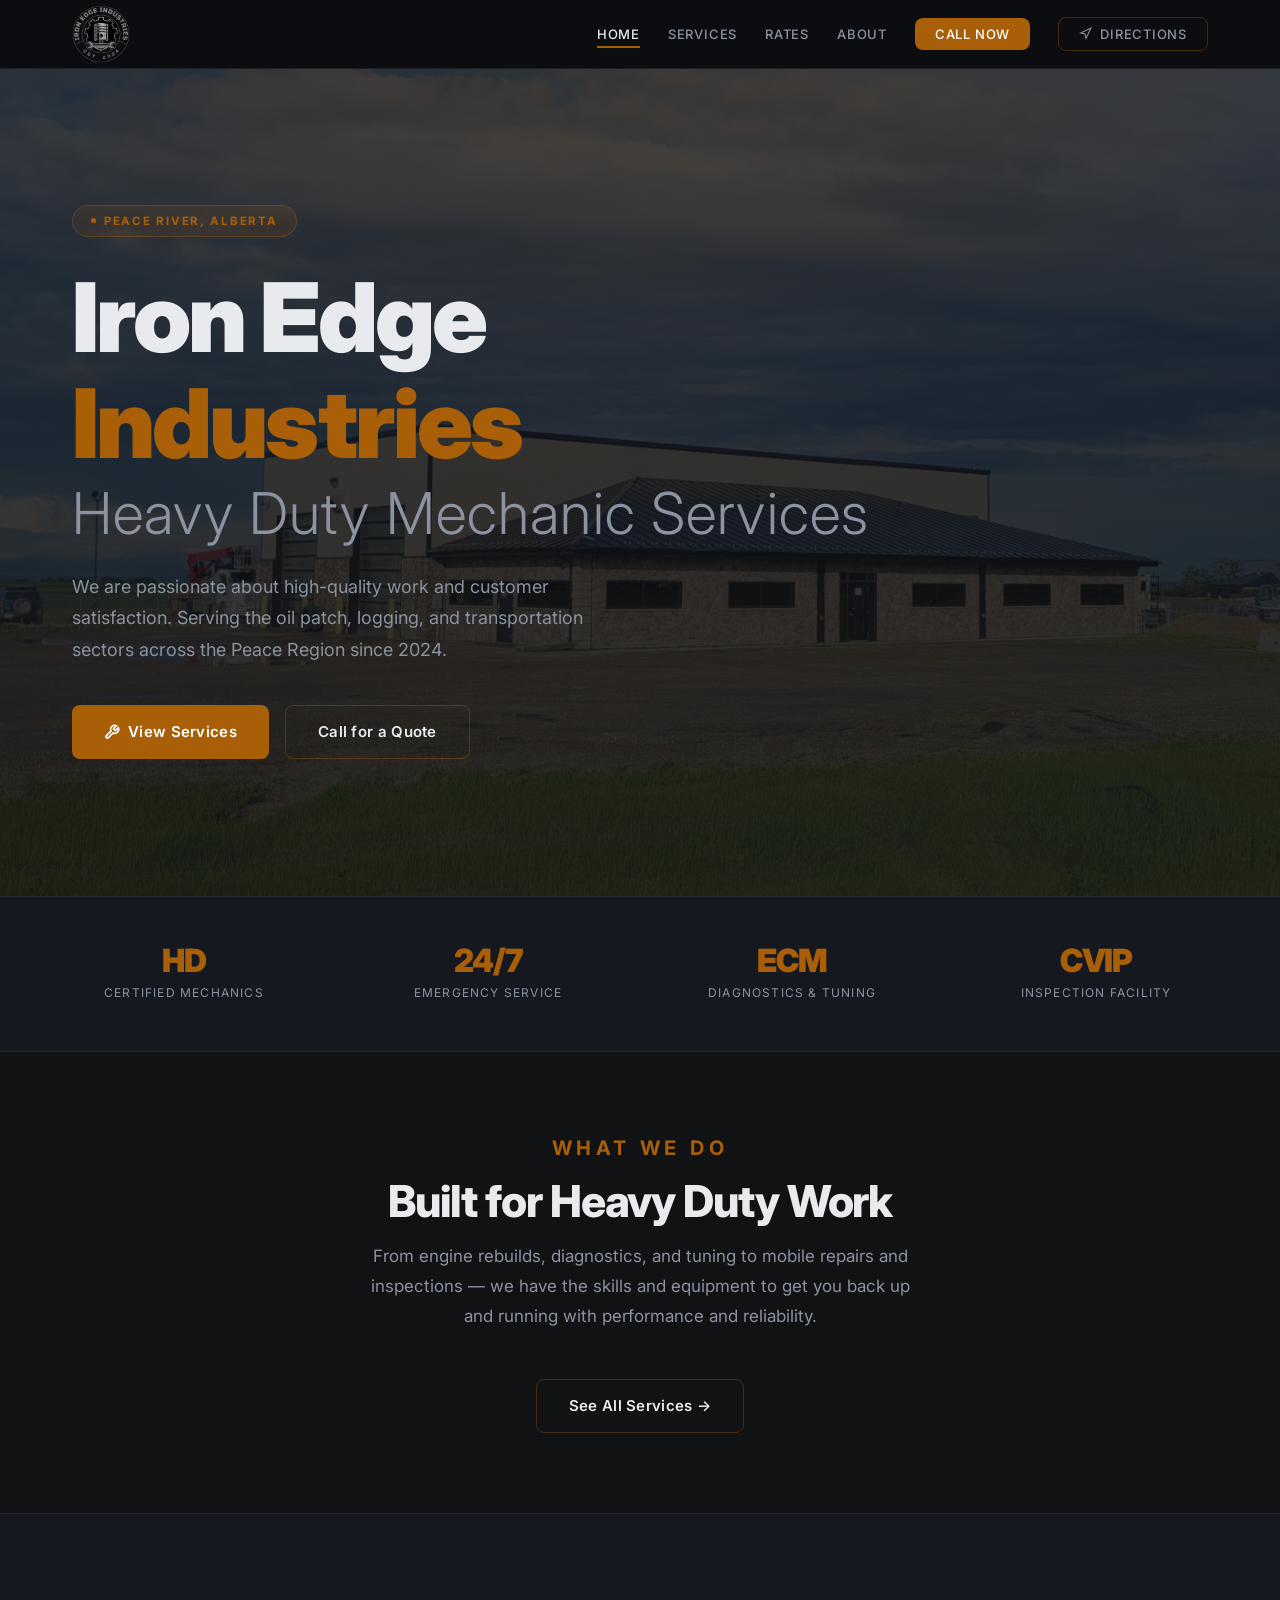
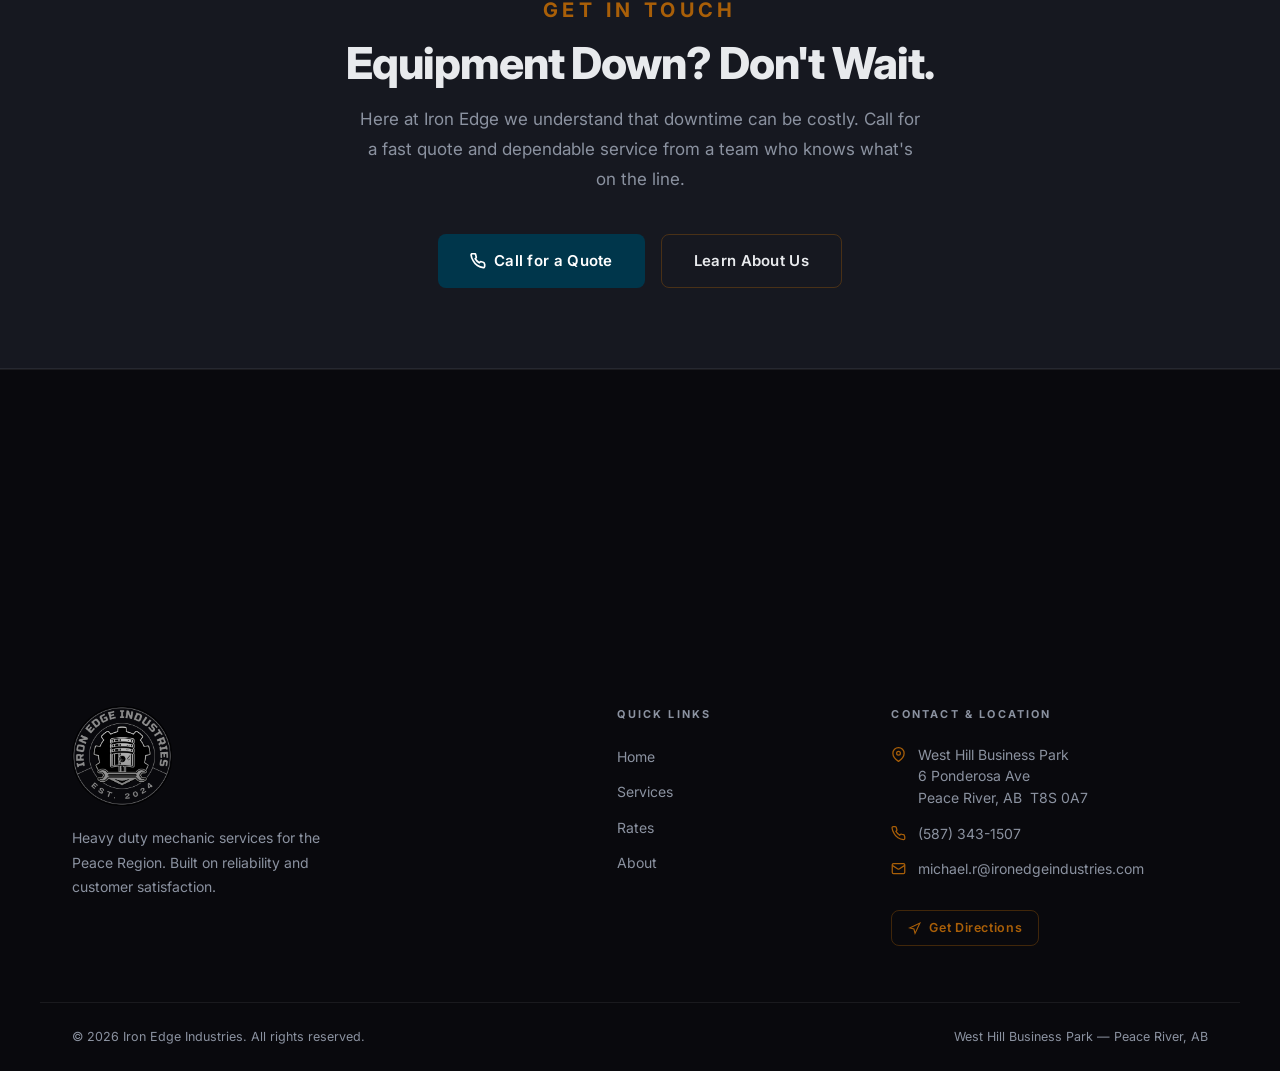
<file: index.html>
<!DOCTYPE html>
<html lang="en">

<head>
  <meta charset="UTF-8">
  <meta name="viewport" content="width=device-width, initial-scale=1.0">
  <title>Iron Edge Industries — Heavy Duty Mechanic | Peace River, AB</title>
  <meta name="description"
    content="Iron Edge Industries is a heavy duty mechanic shop in Peace River, Alberta serving customers across Alberta for engine rebuilds, hydraulics, ECM tuning, and CVIP inspections, plus mobile field service across the Peace Region.">
  <meta name="robots" content="index, follow">
  <link rel="canonical" href="https://ironedgeindustries.com/">

  <meta property="og:type" content="website">
  <meta property="og:site_name" content="Iron Edge Industries">
  <meta property="og:locale" content="en_CA">
  <meta property="og:url" content="https://ironedgeindustries.com/">
  <meta property="og:title" content="Iron Edge Industries — Heavy Duty Mechanic | Peace River, AB">
  <meta property="og:description"
    content="Iron Edge Industries is a heavy duty mechanic shop in Peace River, Alberta serving customers across Alberta for engine rebuilds, hydraulics, ECM tuning, and CVIP inspections, plus mobile field service across the Peace Region.">
  <meta property="og:image" content="https://ironedgeindustries.com/images/gallery/home-background.jpeg">
  <meta name="twitter:card" content="summary_large_image">
  <meta name="twitter:title" content="Iron Edge Industries — Heavy Duty Mechanic | Peace River, AB">
  <meta name="twitter:description"
    content="Iron Edge Industries is a heavy duty mechanic shop in Peace River, Alberta serving customers across Alberta for engine rebuilds, hydraulics, ECM tuning, and CVIP inspections, plus mobile field service across the Peace Region.">
  <meta name="twitter:image" content="https://ironedgeindustries.com/images/gallery/home-background.jpeg">

  <link rel="preconnect" href="https://fonts.googleapis.com">
  <link rel="preconnect" href="https://fonts.gstatic.com" crossorigin>
  <link rel="stylesheet" href="css/style.css">
  <link rel="icon" type="image/png" href="images/logo/iron-edge-logo-v2.png">

  <script type="application/ld+json">
  {
    "@context": "https://schema.org",
    "@type": "AutoRepair",
    "name": "Iron Edge Industries",
    "image": "https://ironedgeindustries.com/images/logo/iron-edge-logo-v2.png",
    "url": "https://ironedgeindustries.com/",
    "telephone": "+15873431507",
    "email": "michael.r@ironedgeindustries.com",
    "priceRange": "$140-$220",
    "address": {
      "@type": "PostalAddress",
      "streetAddress": "6 Ponderosa Ave, West Hill Business Park",
      "addressLocality": "Peace River",
      "addressRegion": "AB",
      "postalCode": "T8S 0A7",
      "addressCountry": "CA"
    },
    "areaServed": [
      { "@type": "State", "name": "Alberta" }
    ],
    "makesOffer": [
      {
        "@type": "Offer",
        "itemOffered": {
          "@type": "Service",
          "name": "In-Shop Heavy Duty Repair, Engine Rebuilds & CVIP Inspections",
          "areaServed": { "@type": "State", "name": "Alberta" }
        }
      },
      {
        "@type": "Offer",
        "itemOffered": {
          "@type": "Service",
          "name": "Mobile Field Service",
          "areaServed": { "@type": "AdministrativeArea", "name": "Peace Region, Alberta" }
        }
      }
    ],
    "description": "Heavy duty mechanic shop in Peace River, Alberta offering engine rebuilds, hydraulics, electrical diagnostics, ECM tuning, and CVIP inspections for customers across Alberta, plus mobile field service across the Peace Region."
  }
  </script>
</head>

<body>

  <nav>
    <div class="nav-inner">
      <a href="index.html" class="nav-logo">
        <span class="logo-name"><img src="images/logo/iron-edge-logo-v2.png" alt="Iron Edge Industries Logo"
            title="Iron Edge Industries"></span>
      </a>
      <ul class="nav-links">
        <li><a href="index.html">Home</a></li>
        <li><a href="services.html">Services</a></li>
        <li><a href="rates.html">Rates</a></li>
        <li><a href="about.html">About</a></li>
        <li><a href="tel:+15873431507" class="nav-cta">Call Now</a></li>
        <li><a href="https://www.google.com/maps/dir/?api=1&destination=6+Ponderosa+Ave,+Peace+River,+AB+T8S+0A7"
            target="_blank" rel="noopener" class="dir-cta">
            <svg viewBox="0 0 24 24" fill="none" stroke="currentColor" stroke-width="2">
              <polygon points="3 11 22 2 13 21 11 13 3 11" />
            </svg>
            Directions</a></li>
      </ul>
      <button class="hamburger" id="hamburger" aria-label="Toggle menu">
        <span></span><span></span><span></span>
      </button>
    </div>
    <div class="mobile-menu" id="mobile-menu">
      <a href="index.html">Home</a>
      <a href="services.html">Services</a>
      <a href="rates.html">Rates</a>
      <a href="about.html">About</a>
      <a href="tel:+15873431507">Call Now</a>
      <a href="https://www.google.com/maps/dir/?api=1&destination=6+Ponderosa+Ave,+Peace+River,+AB+T8S+0A7"
        target="_blank" rel="noopener">
        Directions</a>
    </div>
  </nav>


  <main>

    <!-- HERO -->
    <div class="hero">
      <div class="hero-bg"></div>
      <div class="hero-grid"></div>
      <div class="hero-content">
        <div class="hero-badge">Peace River, Alberta</div>
        <h1>
          Iron Edge<br>
          <span class="accent">Industries</span>
          <span class="line2"> Heavy Duty Mechanic Services</span>
        </h1>
        <p class="hero-desc">
          We are passionate about high-quality work and customer satisfaction. Serving the oil patch, logging, and
          transportation sectors across the Peace Region since 2024.
        </p>
        <div class="hero-actions">
          <a href="services.html" class="btn btn-primary">
            <svg width="16" height="16" viewBox="0 0 24 24" fill="none" stroke="currentColor" stroke-width="2.5">
              <path
                d="M14.7 6.3a1 1 0 0 0 0 1.4l1.6 1.6a1 1 0 0 0 1.4 0l3.77-3.77a6 6 0 0 1-7.94 7.94l-6.91 6.91a2.12 2.12 0 0 1-3-3l6.91-6.91a6 6 0 0 1 7.94-7.94l-3.76 3.76z" />
            </svg>
            View Services
          </a>
          <a href="tel:+15873431507" class="btn btn-outline">Call for a Quote</a>
        </div>
      </div>
    </div>

    <!-- STAT BAR -->
    <div class="stat-bar">
      <div class="stat-grid">
        <div class="stat-item">
          <div class="stat-number">HD</div>
          <div class="stat-label">Certified Mechanics</div>
        </div>
        <div class="stat-item">
          <div class="stat-number">24/7</div>
          <div class="stat-label">Emergency Service</div>
        </div>
        <div class="stat-item">
          <div class="stat-number">ECM</div>
          <div class="stat-label">Diagnostics & Tuning</div>
        </div>
        <div class="stat-item">
          <div class="stat-number">CVIP</div>
          <div class="stat-label">Inspection Facility</div>
        </div>
      </div>
    </div>

    <!-- SERVICES PREVIEW -->
    <section>
      <div class="container" style="text-align: center;">
        <span class="label">What We Do</span>
        <h2 class="section-title">Built for Heavy Duty Work</h2>
        <p class="section-desc" style="margin: 0 auto 3rem;">From engine rebuilds, diagnostics, and tuning to mobile
          repairs and inspections — we have the skills and equipment to
          get you back up and running with performance and reliability.</p>

        <div style="margin-top: 2.5rem;">
          <a href="services.html" class="btn btn-outline">See All Services &rarr;</a>
        </div>
      </div>
    </section>

    <!-- CTA BAND -->
    <div class="cta-band">
      <div class="container">
        <span class="label">Get in Touch</span>
        <h2 class="section-title">Equipment Down? Don't Wait.</h2>
        <p class="section-desc">Here at Iron Edge we understand that downtime can be costly. Call for a fast quote and
          dependable service from a
          team who knows what's on the line.</p>
        <div class="cta-actions">
          <a href="tel:+15873431507" class="btn btn-amber">
            <svg width="16" height="16" viewBox="0 0 24 24" fill="none" stroke="currentColor" stroke-width="2.5">
              <path
                d="M22 16.92v3a2 2 0 0 1-2.18 2 19.79 19.79 0 0 1-8.63-3.07A19.5 19.5 0 0 1 4.7 11.5 19.79 19.79 0 0 1 1.61 2.84 2 2 0 0 1 3.6 1h3a2 2 0 0 1 2 1.72c.127.96.361 1.903.7 2.81a2 2 0 0 1-.45 2.11L7.91 8.57a16 16 0 0 0 6 6l.96-.96a2 2 0 0 1 2.11-.45c.907.339 1.85.573 2.81.7A2 2 0 0 1 21.5 16z" />
            </svg>
            Call for a Quote
          </a>
          <a href="about.html" class="btn btn-outline">Learn About Us</a>
        </div>
      </div>
    </div>

  </main>

  <footer>
    <div class="footer-map">
      <iframe src="https://maps.google.com/maps?q=6+Ponderosa+Ave,+Peace+River,+AB+T8S+0A7,+Canada&output=embed"
        title="Iron Edge Industries — 6 Ponderosa Ave, Peace River, AB" allowfullscreen loading="lazy">
      </iframe>
    </div>
    <div class="footer-main">
      <div class="footer-brand">
        <span class="f-logo-name"><img src="images/logo/iron-edge-logo-v2.png" alt="Iron Edge Industries Logo"
            title="Iron Edge Industries"></span>
        <p>Heavy duty mechanic services for the Peace Region. Built on reliability and customer satisfaction.</p>
      </div>
      <div class="footer-col">
        <h4>Quick Links</h4>
        <ul>
          <li><a href="index.html">Home</a></li>
          <li><a href="services.html">Services</a></li>
          <li><a href="rates.html">Rates</a></li>
          <li><a href="about.html">About</a></li>
        </ul>
      </div>
      <div class="footer-col">
        <h4>Contact &amp; Location</h4>
        <div class="contact-item">
          <svg width="15" height="15" viewBox="0 0 24 24" fill="none" stroke="currentColor" stroke-width="2">
            <path d="M21 10c0 7-9 13-9 13s-9-6-9-13a9 9 0 0 1 18 0z" />
            <circle cx="12" cy="10" r="3" />
          </svg>
          <span>West Hill Business Park<br>6 Ponderosa Ave<br>Peace River, AB&nbsp;&nbsp;T8S&nbsp;0A7</span>
        </div>
        <div class="contact-item">
          <svg width="15" height="15" viewBox="0 0 24 24" fill="none" stroke="currentColor" stroke-width="2">
            <path
              d="M22 16.92v3a2 2 0 0 1-2.18 2 19.79 19.79 0 0 1-8.63-3.07A19.5 19.5 0 0 1 4.7 11.5 19.79 19.79 0 0 1 1.61 2.84 2 2 0 0 1 3.6 1h3a2 2 0 0 1 2 1.72c.127.96.361 1.903.7 2.81a2 2 0 0 1-.45 2.11L7.91 8.57a16 16 0 0 0 6 6l.96-.96a2 2 0 0 1 2.11-.45c.907.339 1.85.573 2.81.7A2 2 0 0 1 21.5 16z" />
          </svg>
          <a href="tel:+15873431507">(587) 343-1507</a>
        </div>
        <div class="contact-item">
          <svg width="15" height="15" viewBox="0 0 24 24" fill="none" stroke="currentColor" stroke-width="2">
            <rect x="2" y="4" width="20" height="16" rx="2" />
            <path d="m22 7-8.97 5.7a1.94 1.94 0 0 1-2.06 0L2 7" />
          </svg>
          <a href="mailto:michael.r@ironedgeindustries.com">michael.r@ironedgeindustries.com</a>
        </div>
        <a href="https://www.google.com/maps/dir/?api=1&destination=6+Ponderosa+Ave,+Peace+River,+AB+T8S+0A7"
          target="_blank" rel="noopener" class="footer-dir-btn">
          <svg viewBox="0 0 24 24" fill="none" stroke="currentColor" stroke-width="2">
            <polygon points="3 11 22 2 13 21 11 13 3 11" />
          </svg>
          Get Directions
        </a>
      </div>
    </div>
    <div class="footer-bottom">
      <span>&copy; 2026 Iron Edge Industries. All rights reserved.</span>
      <span>West Hill Business Park &mdash; Peace River, AB</span>
    </div>
  </footer>

  <script src="js/main.js"></script>
</body>

</html>
</file>
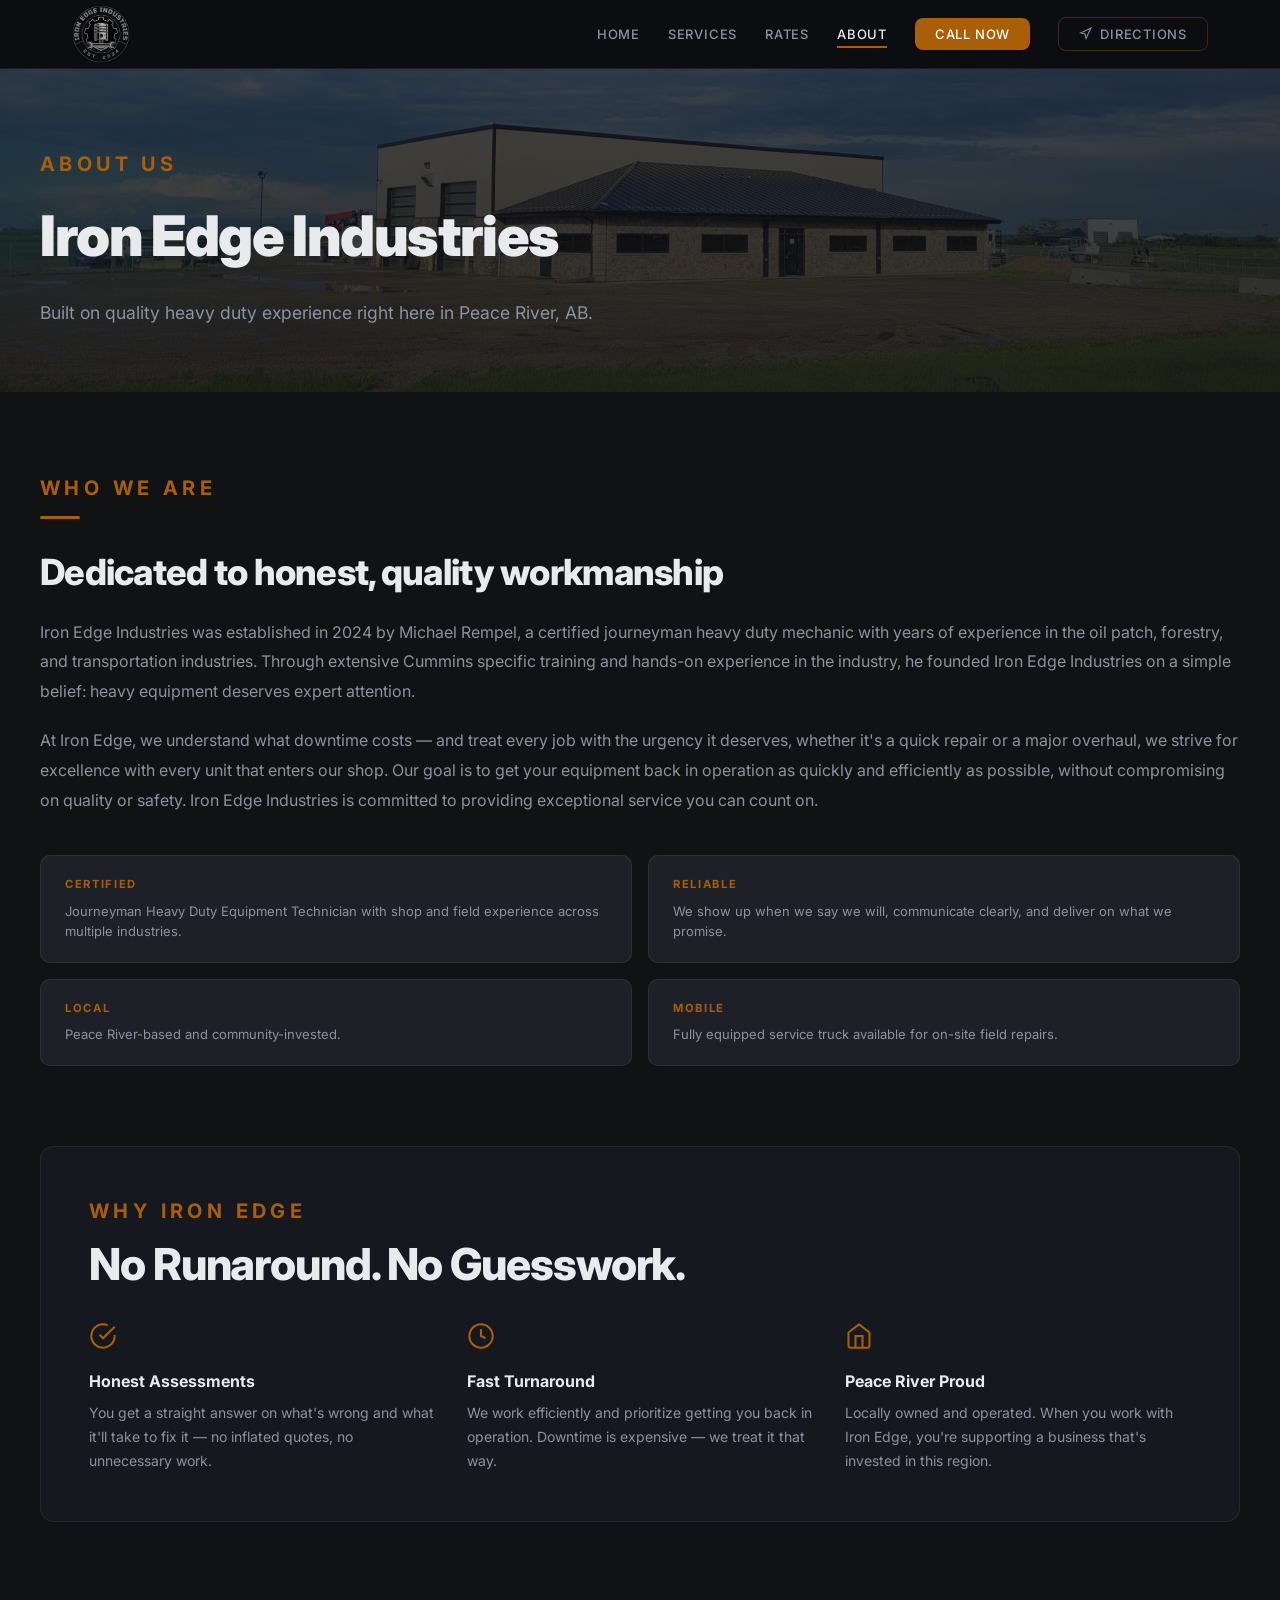
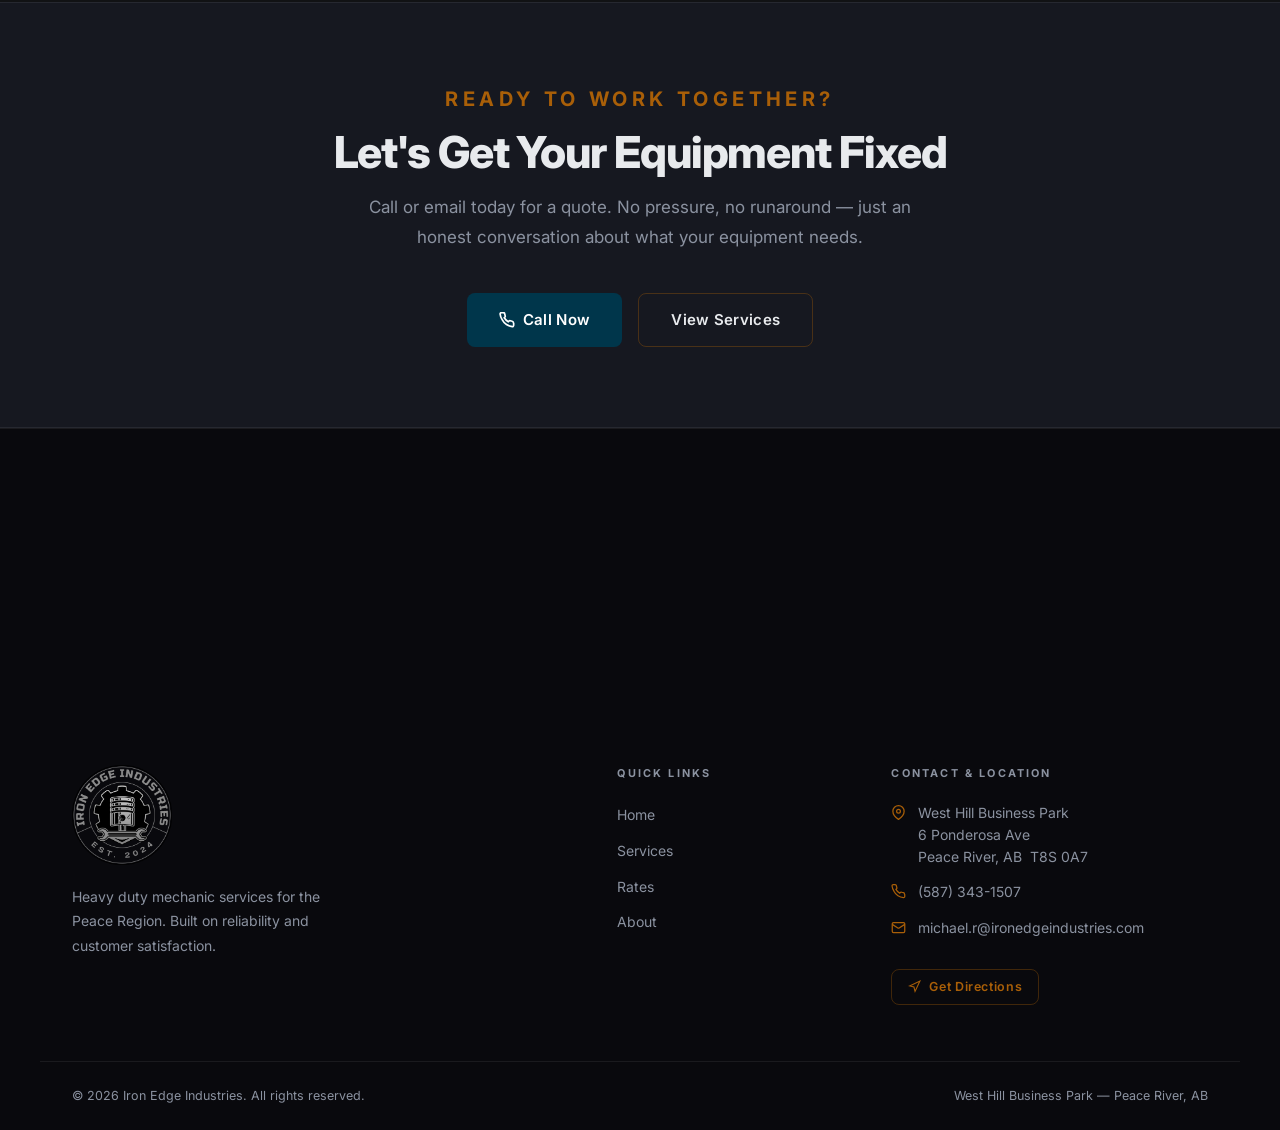
<file: about.html>
<!DOCTYPE html>
<html lang="en">
<head>
  <meta charset="UTF-8">
  <meta name="viewport" content="width=device-width, initial-scale=1.0">
  <title>About — Iron Edge Industries | Peace River, AB</title>
  <meta name="description" content="Iron Edge Industries is a heavy duty mechanic shop based in Peace River, Alberta. Our shop serves customers from across Alberta for CVIP inspections and repairs, with mobile field service across the Peace Region.">
  <meta name="robots" content="index, follow">
  <link rel="canonical" href="https://ironedgeindustries.com/about.html">

  <meta property="og:type" content="website">
  <meta property="og:site_name" content="Iron Edge Industries">
  <meta property="og:locale" content="en_CA">
  <meta property="og:url" content="https://ironedgeindustries.com/about.html">
  <meta property="og:title" content="About — Iron Edge Industries | Peace River, AB">
  <meta property="og:description" content="Iron Edge Industries is a heavy duty mechanic shop based in Peace River, Alberta. Our shop serves customers from across Alberta for CVIP inspections and repairs, with mobile field service across the Peace Region.">
  <meta property="og:image" content="https://ironedgeindustries.com/images/gallery/home-background.jpeg">
  <meta name="twitter:card" content="summary_large_image">
  <meta name="twitter:title" content="About — Iron Edge Industries | Peace River, AB">
  <meta name="twitter:description" content="Iron Edge Industries is a heavy duty mechanic shop based in Peace River, Alberta. Our shop serves customers from across Alberta for CVIP inspections and repairs, with mobile field service across the Peace Region.">
  <meta name="twitter:image" content="https://ironedgeindustries.com/images/gallery/home-background.jpeg">

  <link rel="preconnect" href="https://fonts.googleapis.com">
  <link rel="preconnect" href="https://fonts.gstatic.com" crossorigin>
  <link rel="stylesheet" href="css/style.css">
  <link rel="icon" type="image/png" href="images/logo/iron-edge-logo-v2.png">

  <script type="application/ld+json">
  {
    "@context": "https://schema.org",
    "@type": "AutoRepair",
    "name": "Iron Edge Industries",
    "image": "https://ironedgeindustries.com/images/logo/iron-edge-logo-v2.png",
    "url": "https://ironedgeindustries.com/about.html",
    "telephone": "+15873431507",
    "email": "michael.r@ironedgeindustries.com",
    "priceRange": "$140-$220",
    "address": {
      "@type": "PostalAddress",
      "streetAddress": "6 Ponderosa Ave, West Hill Business Park",
      "addressLocality": "Peace River",
      "addressRegion": "AB",
      "postalCode": "T8S 0A7",
      "addressCountry": "CA"
    },
    "areaServed": [
      { "@type": "State", "name": "Alberta" }
    ],
    "makesOffer": [
      {
        "@type": "Offer",
        "itemOffered": {
          "@type": "Service",
          "name": "In-Shop Heavy Duty Repair, Engine Rebuilds & CVIP Inspections",
          "areaServed": { "@type": "State", "name": "Alberta" }
        }
      },
      {
        "@type": "Offer",
        "itemOffered": {
          "@type": "Service",
          "name": "Mobile Field Service",
          "areaServed": { "@type": "AdministrativeArea", "name": "Peace Region, Alberta" }
        }
      }
    ],
    "description": "Heavy duty mechanic shop in Peace River, Alberta offering engine rebuilds, hydraulics, electrical diagnostics, ECM tuning, and CVIP inspections for customers across Alberta, plus mobile field service across the Peace Region."
  }
  </script>
</head>
<body>

  <nav>
    <div class="nav-inner">
      <a href="index.html" class="nav-logo">
        <span class="logo-name"><img src="images/logo/iron-edge-logo-v2.png" alt="Iron Edge Industries Logo" title="Iron Edge Industries"></span>
      </a>
      <ul class="nav-links">
        <li><a href="index.html">Home</a></li>
        <li><a href="services.html">Services</a></li>
        <li><a href="rates.html">Rates</a></li>
        <li><a href="about.html">About</a></li>
        <li><a href="tel:+15873431507" class="nav-cta">Call Now</a></li>
        <li><a href="https://www.google.com/maps/dir/?api=1&destination=6+Ponderosa+Ave,+Peace+River,+AB+T8S+0A7" target="_blank" rel="noopener" class="dir-cta">
          <svg viewBox="0 0 24 24" fill="none" stroke="currentColor" stroke-width="2"><polygon points="3 11 22 2 13 21 11 13 3 11"/></svg>
          Directions</a></li>
      </ul>
      <button class="hamburger" id="hamburger" aria-label="Toggle menu">
        <span></span><span></span><span></span>
      </button>
    </div>
    <div class="mobile-menu" id="mobile-menu">
      <a href="index.html">Home</a>
      <a href="services.html">Services</a>
      <a href="rates.html">Rates</a>
      <a href="about.html">About</a>
      <a href="tel:+15873431507">Call Now</a>
      <a href="https://www.google.com/maps/dir/?api=1&destination=6+Ponderosa+Ave,+Peace+River,+AB+T8S+0A7" target="_blank" rel="noopener">
          Directions</a>
    </div>
  </nav>

  <main>

    <div class="page-hero"
      style="background: linear-gradient(180deg, rgba(12,14,18,0.72) 0%, rgba(17,18,20,0.88) 100%), url('images/gallery/home-background.jpeg') center calc(50% - 65px) / cover no-repeat;">
      <div class="page-hero-inner container">
        <span class="label">About Us</span>
        <h1>Iron Edge Industries</h1>
        <p>Built on quality heavy duty experience right here in Peace River, AB.</p>
      </div>
    </div>

    <section>
      <div class="container">
          <div class="about-text">
            <span class="label">Who We Are</span>
            <div class="divider"></div>
            <h2>Dedicated to honest, quality workmanship</h2>

            <p>Iron Edge Industries was established in 2024 by Michael Rempel, a certified journeyman heavy duty mechanic with years of experience in the oil patch, forestry, and transportation industries.
              Through extensive Cummins specific training and hands-on experience in the industry, he founded Iron Edge Industries on a simple belief: heavy equipment deserves expert attention.
            </p>

            <p>At Iron Edge, we understand what downtime costs — and treat every job with the urgency it deserves, whether it's a quick repair or a major overhaul, we strive for excellence with every unit that enters our shop.
              Our goal is to get your equipment back in operation as quickly and efficiently as possible, without compromising on quality or safety.
              Iron Edge Industries is committed to providing exceptional service you can count on.
            </p>

            <div class="values-grid">
              <div class="value-item">
                <h4>Certified</h4>
                <p>Journeyman Heavy Duty Equipment Technician with shop and field experience across multiple industries.</p>
              </div>
              <div class="value-item">
                <h4>Reliable</h4>
                <p>We show up when we say we will, communicate clearly, and deliver on what we promise.</p>
              </div>
              <div class="value-item">
                <h4>Local</h4>
                <p>Peace River-based and community-invested.</p>
              </div>
              <div class="value-item">
                <h4>Mobile</h4>
                <p>Fully equipped service truck available for on-site field repairs.</p>
              </div>
            </div>
          </div>

        </div>
      </div>
    </section>

    <!-- WHY IRON EDGE -->
    <section style="padding-top: 0;">
      <div class="container">
        <div style="background: var(--bg-elevated); border: 1px solid var(--border); border-radius: 14px; padding: 3rem;">
          <span class="label">Why Iron Edge</span>
          <h2 class="section-title" style="margin-bottom: 2rem;">No Runaround. No Guesswork.</h2>
          <div style="display: grid; grid-template-columns: repeat(auto-fit, minmax(220px, 1fr)); gap: 2rem;">

            <div>
              <div style="color: var(--accent); margin-bottom: 0.75rem;">
                <svg width="28" height="28" viewBox="0 0 24 24" fill="none" stroke="currentColor" stroke-width="1.75"><path d="M22 11.08V12a10 10 0 1 1-5.93-9.14"/><polyline points="22 4 12 14.01 9 11.01"/></svg>
              </div>
              <h4 style="font-weight: 700; margin-bottom: 0.4rem;">Honest Assessments</h4>
              <p style="font-size: 0.875rem; color: var(--text-muted); line-height: 1.7;">You get a straight answer on what's wrong and what it'll take to fix it — no inflated quotes, no unnecessary work.</p>
            </div>

            <div>
              <div style="color: var(--accent); margin-bottom: 0.75rem;">
                <svg width="28" height="28" viewBox="0 0 24 24" fill="none" stroke="currentColor" stroke-width="1.75"><circle cx="12" cy="12" r="10"/><polyline points="12 6 12 12 16 14"/></svg>
              </div>
              <h4 style="font-weight: 700; margin-bottom: 0.4rem;">Fast Turnaround</h4>
              <p style="font-size: 0.875rem; color: var(--text-muted); line-height: 1.7;">We work efficiently and prioritize getting you back in operation. Downtime is expensive — we treat it that way.</p>
            </div>

            <div>
              <div style="color: var(--accent); margin-bottom: 0.75rem;">
                <svg width="28" height="28" viewBox="0 0 24 24" fill="none" stroke="currentColor" stroke-width="1.75"><path d="M3 9l9-7 9 7v11a2 2 0 0 1-2 2H5a2 2 0 0 1-2-2z"/><polyline points="9 22 9 12 15 12 15 22"/></svg>
              </div>
              <h4 style="font-weight: 700; margin-bottom: 0.4rem;">Peace River Proud</h4>
              <p style="font-size: 0.875rem; color: var(--text-muted); line-height: 1.7;">Locally owned and operated. When you work with Iron Edge, you're supporting a business that's invested in this region.</p>
            </div>

          </div>
        </div>
      </div>
    </section>

    <div class="cta-band">
      <div class="container">
        <span class="label">Ready to Work Together?</span>
        <h2 class="section-title">Let's Get Your Equipment Fixed</h2>
        <p class="section-desc">Call or email today for a quote. No pressure, no runaround — just an honest conversation about what your equipment needs.</p>
        <div class="cta-actions">
          <a href="tel:+15873431507" class="btn btn-amber">
            <svg width="16" height="16" viewBox="0 0 24 24" fill="none" stroke="currentColor" stroke-width="2.5"><path d="M22 16.92v3a2 2 0 0 1-2.18 2 19.79 19.79 0 0 1-8.63-3.07A19.5 19.5 0 0 1 4.7 11.5 19.79 19.79 0 0 1 1.61 2.84 2 2 0 0 1 3.6 1h3a2 2 0 0 1 2 1.72c.127.96.361 1.903.7 2.81a2 2 0 0 1-.45 2.11L7.91 8.57a16 16 0 0 0 6 6l.96-.96a2 2 0 0 1 2.11-.45c.907.339 1.85.573 2.81.7A2 2 0 0 1 21.5 16z"/></svg>
            Call Now
          </a>
          <a href="services.html" class="btn btn-outline">View Services</a>
        </div>
      </div>
    </div>

  </main>

  <footer>
    <div class="footer-map">
      <iframe
        src="https://maps.google.com/maps?q=6+Ponderosa+Ave,+Peace+River,+AB+T8S+0A7,+Canada&output=embed"
        title="Iron Edge Industries — 6 Ponderosa Ave, Peace River, AB"
        allowfullscreen
        loading="lazy">
      </iframe>
    </div>
    <div class="footer-main">
      <div class="footer-brand">
        <span class="f-logo-name"><img src="images/logo/iron-edge-logo-v2.png" alt="Iron Edge Industries Logo" title="Iron Edge Industries"></span>
        <p>Heavy duty mechanic services for the Peace Region. Built on reliability and customer satisfaction.</p>
      </div>
      <div class="footer-col">
        <h4>Quick Links</h4>
        <ul>
          <li><a href="index.html">Home</a></li>
          <li><a href="services.html">Services</a></li>
          <li><a href="rates.html">Rates</a></li>
          <li><a href="about.html">About</a></li>
        </ul>
      </div>
      <div class="footer-col">
        <h4>Contact &amp; Location</h4>
        <div class="contact-item">
          <svg width="15" height="15" viewBox="0 0 24 24" fill="none" stroke="currentColor" stroke-width="2"><path d="M21 10c0 7-9 13-9 13s-9-6-9-13a9 9 0 0 1 18 0z"/><circle cx="12" cy="10" r="3"/></svg>
          <span>West Hill Business Park<br>6 Ponderosa Ave<br>Peace River, AB&nbsp;&nbsp;T8S&nbsp;0A7</span>
        </div>
        <div class="contact-item">
          <svg width="15" height="15" viewBox="0 0 24 24" fill="none" stroke="currentColor" stroke-width="2"><path d="M22 16.92v3a2 2 0 0 1-2.18 2 19.79 19.79 0 0 1-8.63-3.07A19.5 19.5 0 0 1 4.7 11.5 19.79 19.79 0 0 1 1.61 2.84 2 2 0 0 1 3.6 1h3a2 2 0 0 1 2 1.72c.127.96.361 1.903.7 2.81a2 2 0 0 1-.45 2.11L7.91 8.57a16 16 0 0 0 6 6l.96-.96a2 2 0 0 1 2.11-.45c.907.339 1.85.573 2.81.7A2 2 0 0 1 21.5 16z"/></svg>
          <a href="tel:+15873431507">(587) 343-1507</a>
        </div>
        <div class="contact-item">
          <svg width="15" height="15" viewBox="0 0 24 24" fill="none" stroke="currentColor" stroke-width="2"><rect x="2" y="4" width="20" height="16" rx="2"/><path d="m22 7-8.97 5.7a1.94 1.94 0 0 1-2.06 0L2 7"/></svg>
          <a href="mailto:michael.r@ironedgeindustries.com">michael.r@ironedgeindustries.com</a>
        </div>
        <a href="https://www.google.com/maps/dir/?api=1&destination=6+Ponderosa+Ave,+Peace+River,+AB+T8S+0A7" target="_blank" rel="noopener" class="footer-dir-btn">
          <svg viewBox="0 0 24 24" fill="none" stroke="currentColor" stroke-width="2"><polygon points="3 11 22 2 13 21 11 13 3 11"/></svg>
          Get Directions
        </a>
      </div>
    </div>
    <div class="footer-bottom">
      <span>&copy; 2026 Iron Edge Industries. All rights reserved.</span>
      <span>West Hill Business Park &mdash; Peace River, AB</span>
    </div>
  </footer>

  <script src="js/main.js"></script>
</body>
</html>
</file>
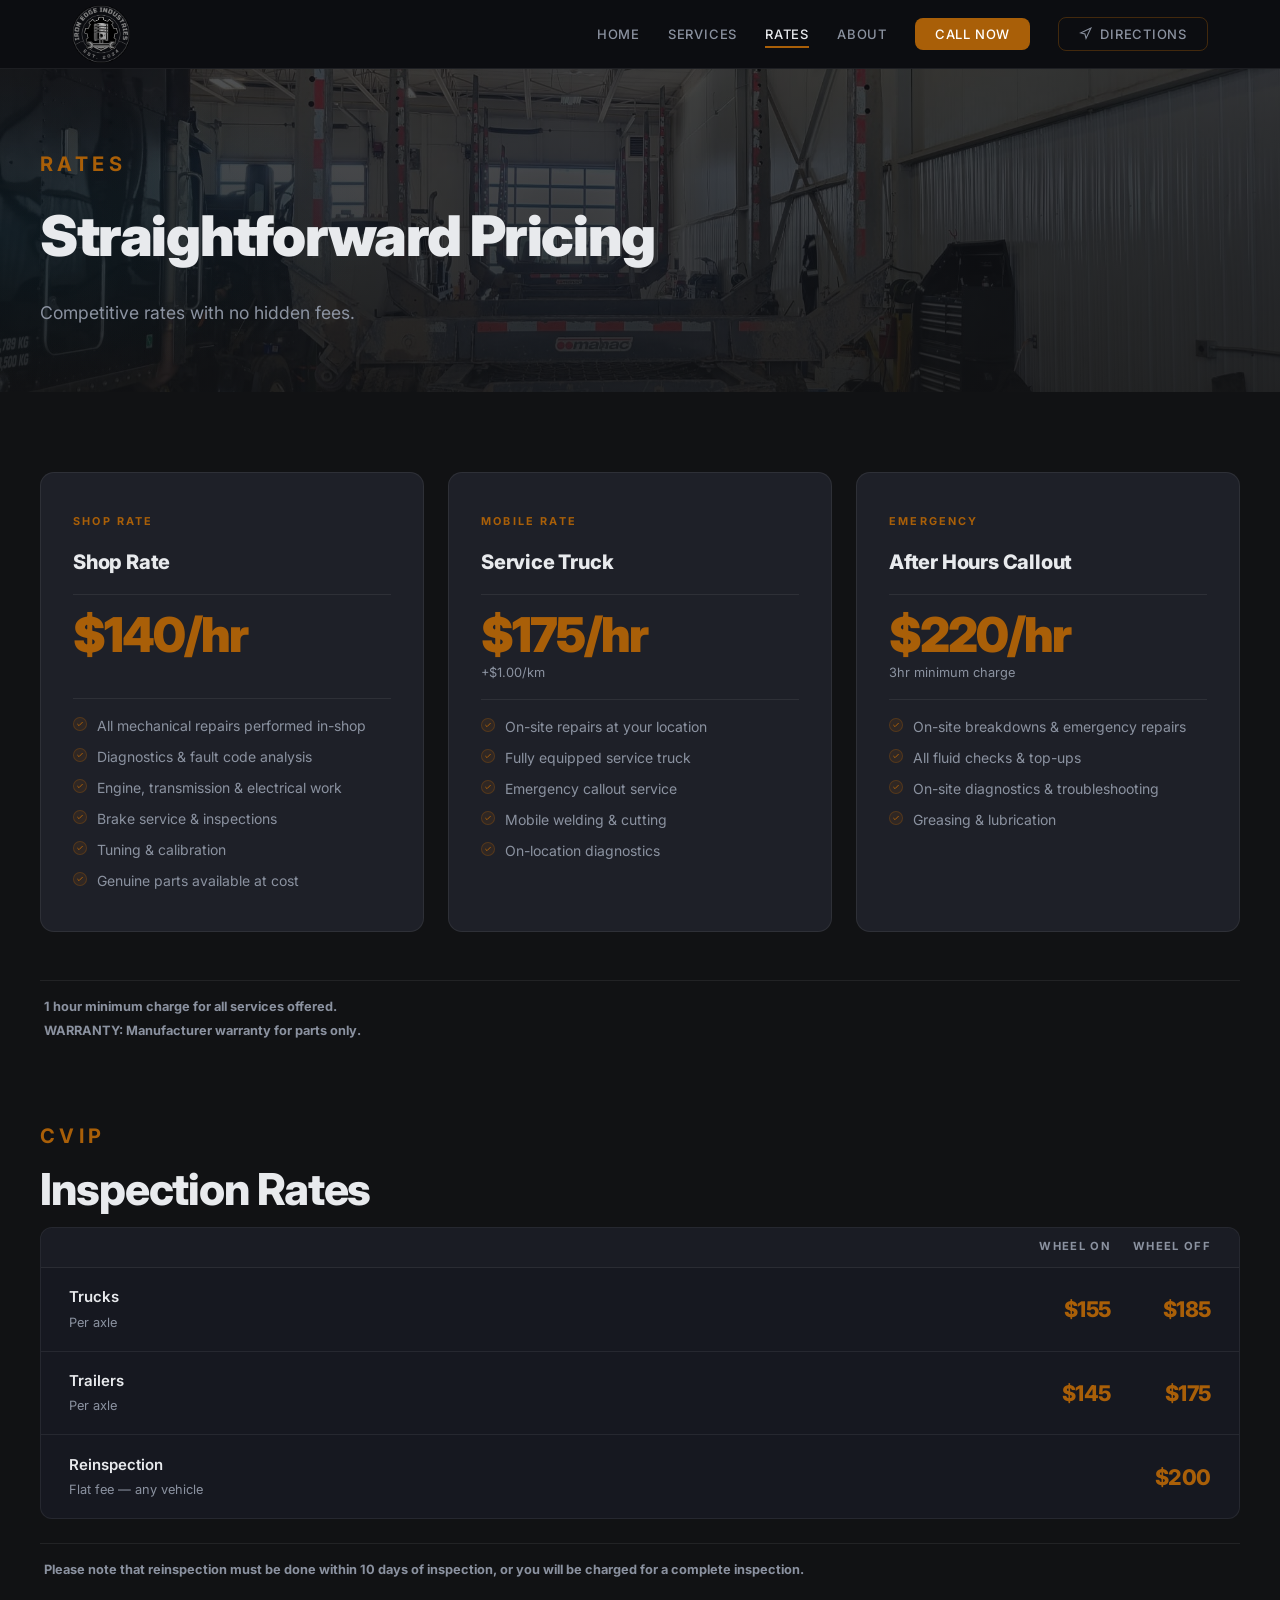
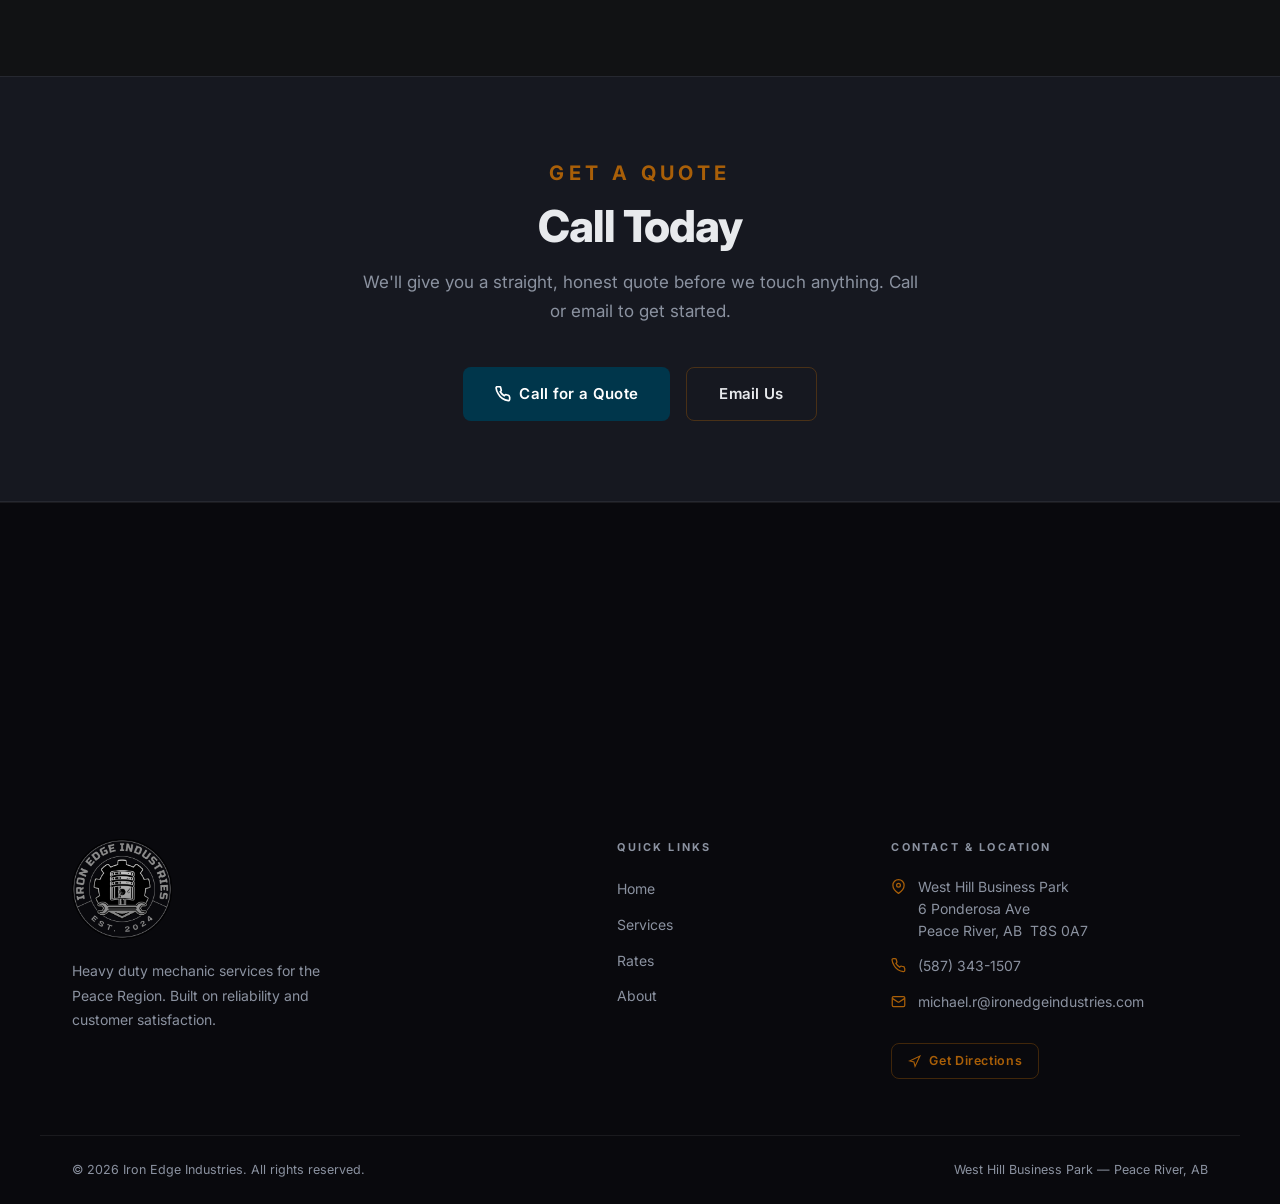
<file: rates.html>
<!DOCTYPE html>
<html lang="en">

<head>
  <meta charset="UTF-8">
  <meta name="viewport" content="width=device-width, initial-scale=1.0">
  <title>Rates — Iron Edge Industries | Heavy Duty Mechanic, Peace River AB</title>
  <meta name="description"
    content="Transparent, competitive rates for heavy duty mechanic services and CVIP inspections at our Peace River, AB shop — serving customers from across Alberta. Call for a quote today.">
  <meta name="robots" content="index, follow">
  <link rel="canonical" href="https://ironedgeindustries.com/rates.html">

  <meta property="og:type" content="website">
  <meta property="og:site_name" content="Iron Edge Industries">
  <meta property="og:locale" content="en_CA">
  <meta property="og:url" content="https://ironedgeindustries.com/rates.html">
  <meta property="og:title" content="Rates — Iron Edge Industries | Heavy Duty Mechanic, Peace River AB">
  <meta property="og:description"
    content="Transparent, competitive rates for heavy duty mechanic services and CVIP inspections at our Peace River, AB shop — serving customers from across Alberta. Call for a quote today.">
  <meta property="og:image" content="https://ironedgeindustries.com/images/gallery/trailer.jpeg">
  <meta name="twitter:card" content="summary_large_image">
  <meta name="twitter:title" content="Rates — Iron Edge Industries | Heavy Duty Mechanic, Peace River AB">
  <meta name="twitter:description"
    content="Transparent, competitive rates for heavy duty mechanic services and CVIP inspections at our Peace River, AB shop — serving customers from across Alberta. Call for a quote today.">
  <meta name="twitter:image" content="https://ironedgeindustries.com/images/gallery/trailer.jpeg">

  <link rel="preconnect" href="https://fonts.googleapis.com">
  <link rel="preconnect" href="https://fonts.gstatic.com" crossorigin>
  <link rel="stylesheet" href="css/style.css">
  <link rel="icon" type="image/png" href="images/logo/iron-edge-logo-v2.png">

  <script type="application/ld+json">
  {
    "@context": "https://schema.org",
    "@type": "AutoRepair",
    "name": "Iron Edge Industries",
    "image": "https://ironedgeindustries.com/images/logo/iron-edge-logo-v2.png",
    "url": "https://ironedgeindustries.com/rates.html",
    "telephone": "+15873431507",
    "email": "michael.r@ironedgeindustries.com",
    "priceRange": "$140-$220",
    "address": {
      "@type": "PostalAddress",
      "streetAddress": "6 Ponderosa Ave, West Hill Business Park",
      "addressLocality": "Peace River",
      "addressRegion": "AB",
      "postalCode": "T8S 0A7",
      "addressCountry": "CA"
    },
    "areaServed": [
      { "@type": "State", "name": "Alberta" }
    ],
    "makesOffer": [
      {
        "@type": "Offer",
        "itemOffered": {
          "@type": "Service",
          "name": "In-Shop Heavy Duty Repair, Engine Rebuilds & CVIP Inspections",
          "areaServed": { "@type": "State", "name": "Alberta" }
        }
      },
      {
        "@type": "Offer",
        "itemOffered": {
          "@type": "Service",
          "name": "Mobile Field Service",
          "areaServed": { "@type": "AdministrativeArea", "name": "Peace Region, Alberta" }
        }
      }
    ],
    "description": "Heavy duty mechanic shop in Peace River, Alberta offering engine rebuilds, hydraulics, electrical diagnostics, ECM tuning, and CVIP inspections for customers across Alberta, plus mobile field service across the Peace Region."
  }
  </script>
</head>

<body>

  <nav>
    <div class="nav-inner">
      <a href="index.html" class="nav-logo">
        <span class="logo-name"><img src="images/logo/iron-edge-logo-v2.png" alt="Iron Edge Industries Logo"
            title="Iron Edge Industries"></span>
      </a>
      <ul class="nav-links">
        <li><a href="index.html">Home</a></li>
        <li><a href="services.html">Services</a></li>
        <li><a href="rates.html">Rates</a></li>
        <li><a href="about.html">About</a></li>
        <li><a href="tel:+15873431507" class="nav-cta">Call Now</a></li>
        <li><a href="https://www.google.com/maps/dir/?api=1&destination=6+Ponderosa+Ave,+Peace+River,+AB+T8S+0A7"
            target="_blank" rel="noopener" class="dir-cta">
            <svg viewBox="0 0 24 24" fill="none" stroke="currentColor" stroke-width="2">
              <polygon points="3 11 22 2 13 21 11 13 3 11" />
            </svg>
            Directions</a></li>
      </ul>
      <button class="hamburger" id="hamburger" aria-label="Toggle menu">
        <span></span><span></span><span></span>
      </button>
    </div>
    <div class="mobile-menu" id="mobile-menu">
      <a href="index.html">Home</a>
      <a href="services.html">Services</a>
      <a href="rates.html">Rates</a>
      <a href="about.html">About</a>
      <a href="tel:+15873431507">Call Now</a>
      <a href="https://www.google.com/maps/dir/?api=1&destination=6+Ponderosa+Ave,+Peace+River,+AB+T8S+0A7"
        target="_blank" rel="noopener">
        Directions</a>
    </div>
  </nav>

  <main>

    <div class="page-hero"
      style="background: linear-gradient(180deg, rgba(12,14,18,0.72) 0%, rgba(17,18,20,0.88) 100%), url('images/gallery/trailer.jpeg') center / cover no-repeat;">
      <div class="page-hero-inner container">
        <span class="label">Rates</span>
        <h1>Straightforward Pricing</h1>
        <p>Competitive rates with no hidden fees.</p>
      </div>
    </div>

    <section>
      <div class="container">

        <div class="rates-grid">

          <div class="rate-card">
            <div class="rate-tag">Shop Rate</div>
            <h3>Shop Rate</h3>
            <div class="rate-price-wrap">
              <div class="rate-price">$140/hr</div>
              <div class="rate-price-unit1"></div>
            </div>
            <ul class="rate-features">
              <li>All mechanical repairs performed in-shop</li>
              <li>Diagnostics &amp; fault code analysis</li>
              <li>Engine, transmission &amp; electrical work</li>
              <li>Brake service &amp; inspections</li>
              <li>Tuning &amp; calibration</li>
              <li>Genuine parts available at cost</li>
            </ul>
          </div>

          <div class="rate-card">
            <div class="rate-tag">Mobile Rate</div>
            <h3>Service Truck</h3>
            <div class="rate-price-wrap">
              <div class="rate-price">$175/hr</div>
              <div class="rate-price-unit">+$1.00/km</div>
            </div>
            <ul class="rate-features">
              <li>On-site repairs at your location</li>
              <li>Fully equipped service truck</li>
              <li>Emergency callout service</li>
              <li>Mobile welding &amp; cutting</li>
              <li>On-location diagnostics</li>
            </ul>
          </div>

          <div class="rate-card">
            <div class="rate-tag">Emergency</div>
            <h3>After Hours Callout</h3>
            <div class="rate-price-wrap">
              <div class="rate-price">$220/hr</div>
              <div class="rate-price-unit">3hr minimum charge</div>
            </div>
            <ul class="rate-features">
              <li>On-site breakdowns &amp; emergency repairs</li>
              <li>All fluid checks &amp; top-ups</li>
              <li>On-site diagnostics &amp; troubleshooting</li>
              <li>Greasing &amp; lubrication</li>
            </ul>
          </div>

        </div>

        <div class="disclaimer">
          <h4>1 hour minimum charge for all services offered.<br>
            WARRANTY: Manufacturer warranty for parts only.</h4>
        </div>

        <!-- CVIP Rates -->
        <div style="margin-top: 4rem;">
          <span class="label">CVIP</span>
          <h2 class="section-title" style="margin-bottom: 0.75rem;">Inspection Rates</h2>
          <div class="cvip-table">
            <div class="cvip-header">
              <div></div>
              <div class="cvip-col-label">Wheel On</div>
              <div class="cvip-col-label">Wheel Off</div>
            </div>
            <div class="cvip-row">
              <div class="cvip-vehicle">Trucks <span class="cvip-sub">Per axle</span></div>
              <div class="cvip-price">$155</div>
              <div class="cvip-price">$185</div>
            </div>
            <div class="cvip-row">
              <div class="cvip-vehicle">Trailers <span class="cvip-sub">Per axle</span></div>
              <div class="cvip-price">$145</div>
              <div class="cvip-price">$175</div>
            </div>
            <div class="cvip-row">
              <div class="cvip-vehicle">Reinspection <span class="cvip-sub">Flat fee — any vehicle</span></div>
              <div class="cvip-price-flat">$200</div>
            </div>
          </div>
        </div>
        <div class="disclaimer">
          <h4>Please note that reinspection must be done within 10 days of inspection, or you will be charged for a
            complete inspection.</h4>
        </div>

      </div>
    </section>

    <div class="cta-band">
      <div class="container">
        <span class="label">Get a Quote</span>
        <h2 class="section-title">Call Today</h2>
        <p class="section-desc">We'll give you a straight, honest quote before we touch anything. Call or email to get
          started.</p>
        <div class="cta-actions">
          <a href="tel:+15873431507" class="btn btn-amber">
            <svg width="16" height="16" viewBox="0 0 24 24" fill="none" stroke="currentColor" stroke-width="2.5">
              <path
                d="M22 16.92v3a2 2 0 0 1-2.18 2 19.79 19.79 0 0 1-8.63-3.07A19.5 19.5 0 0 1 4.7 11.5 19.79 19.79 0 0 1 1.61 2.84 2 2 0 0 1 3.6 1h3a2 2 0 0 1 2 1.72c.127.96.361 1.903.7 2.81a2 2 0 0 1-.45 2.11L7.91 8.57a16 16 0 0 0 6 6l.96-.96a2 2 0 0 1 2.11-.45c.907.339 1.85.573 2.81.7A2 2 0 0 1 21.5 16z" />
            </svg>
            Call for a Quote
          </a>
          <a href="mailto:michael.r@ironedgeindustries.com" class="btn btn-outline">Email Us</a>
        </div>
      </div>
    </div>

  </main>

  <footer>
    <div class="footer-map">
      <iframe src="https://maps.google.com/maps?q=6+Ponderosa+Ave,+Peace+River,+AB+T8S+0A7,+Canada&output=embed"
        title="Iron Edge Industries — 6 Ponderosa Ave, Peace River, AB" allowfullscreen loading="lazy">
      </iframe>
    </div>
    <div class="footer-main">
      <div class="footer-brand">
        <span class="f-logo-name"><img src="images/logo/iron-edge-logo-v2.png" alt="Iron Edge Industries Logo"
            title="Iron Edge Industries"></span>
        <p>Heavy duty mechanic services for the Peace Region. Built on reliability and customer satisfaction.</p>
      </div>
      <div class="footer-col">
        <h4>Quick Links</h4>
        <ul>
          <li><a href="index.html">Home</a></li>
          <li><a href="services.html">Services</a></li>
          <li><a href="rates.html">Rates</a></li>
          <li><a href="about.html">About</a></li>
        </ul>
      </div>
      <div class="footer-col">
        <h4>Contact &amp; Location</h4>
        <div class="contact-item">
          <svg width="15" height="15" viewBox="0 0 24 24" fill="none" stroke="currentColor" stroke-width="2">
            <path d="M21 10c0 7-9 13-9 13s-9-6-9-13a9 9 0 0 1 18 0z" />
            <circle cx="12" cy="10" r="3" />
          </svg>
          <span>West Hill Business Park<br>6 Ponderosa Ave<br>Peace River, AB&nbsp;&nbsp;T8S&nbsp;0A7</span>
        </div>
        <div class="contact-item">
          <svg width="15" height="15" viewBox="0 0 24 24" fill="none" stroke="currentColor" stroke-width="2">
            <path
              d="M22 16.92v3a2 2 0 0 1-2.18 2 19.79 19.79 0 0 1-8.63-3.07A19.5 19.5 0 0 1 4.7 11.5 19.79 19.79 0 0 1 1.61 2.84 2 2 0 0 1 3.6 1h3a2 2 0 0 1 2 1.72c.127.96.361 1.903.7 2.81a2 2 0 0 1-.45 2.11L7.91 8.57a16 16 0 0 0 6 6l.96-.96a2 2 0 0 1 2.11-.45c.907.339 1.85.573 2.81.7A2 2 0 0 1 21.5 16z" />
          </svg>
          <a href="tel:+15873431507">(587) 343-1507</a>
        </div>
        <div class="contact-item">
          <svg width="15" height="15" viewBox="0 0 24 24" fill="none" stroke="currentColor" stroke-width="2">
            <rect x="2" y="4" width="20" height="16" rx="2" />
            <path d="m22 7-8.97 5.7a1.94 1.94 0 0 1-2.06 0L2 7" />
          </svg>
          <a href="mailto:michael.r@ironedgeindustries.com">michael.r@ironedgeindustries.com</a>
        </div>
        <a href="https://www.google.com/maps/dir/?api=1&destination=6+Ponderosa+Ave,+Peace+River,+AB+T8S+0A7"
          target="_blank" rel="noopener" class="footer-dir-btn">
          <svg viewBox="0 0 24 24" fill="none" stroke="currentColor" stroke-width="2">
            <polygon points="3 11 22 2 13 21 11 13 3 11" />
          </svg>
          Get Directions
        </a>
      </div>
    </div>
    <div class="footer-bottom">
      <span>&copy; 2026 Iron Edge Industries. All rights reserved.</span>
      <span>West Hill Business Park &mdash; Peace River, AB</span>
    </div>
  </footer>

  <script src="js/main.js"></script>
</body>

</html>
</file>
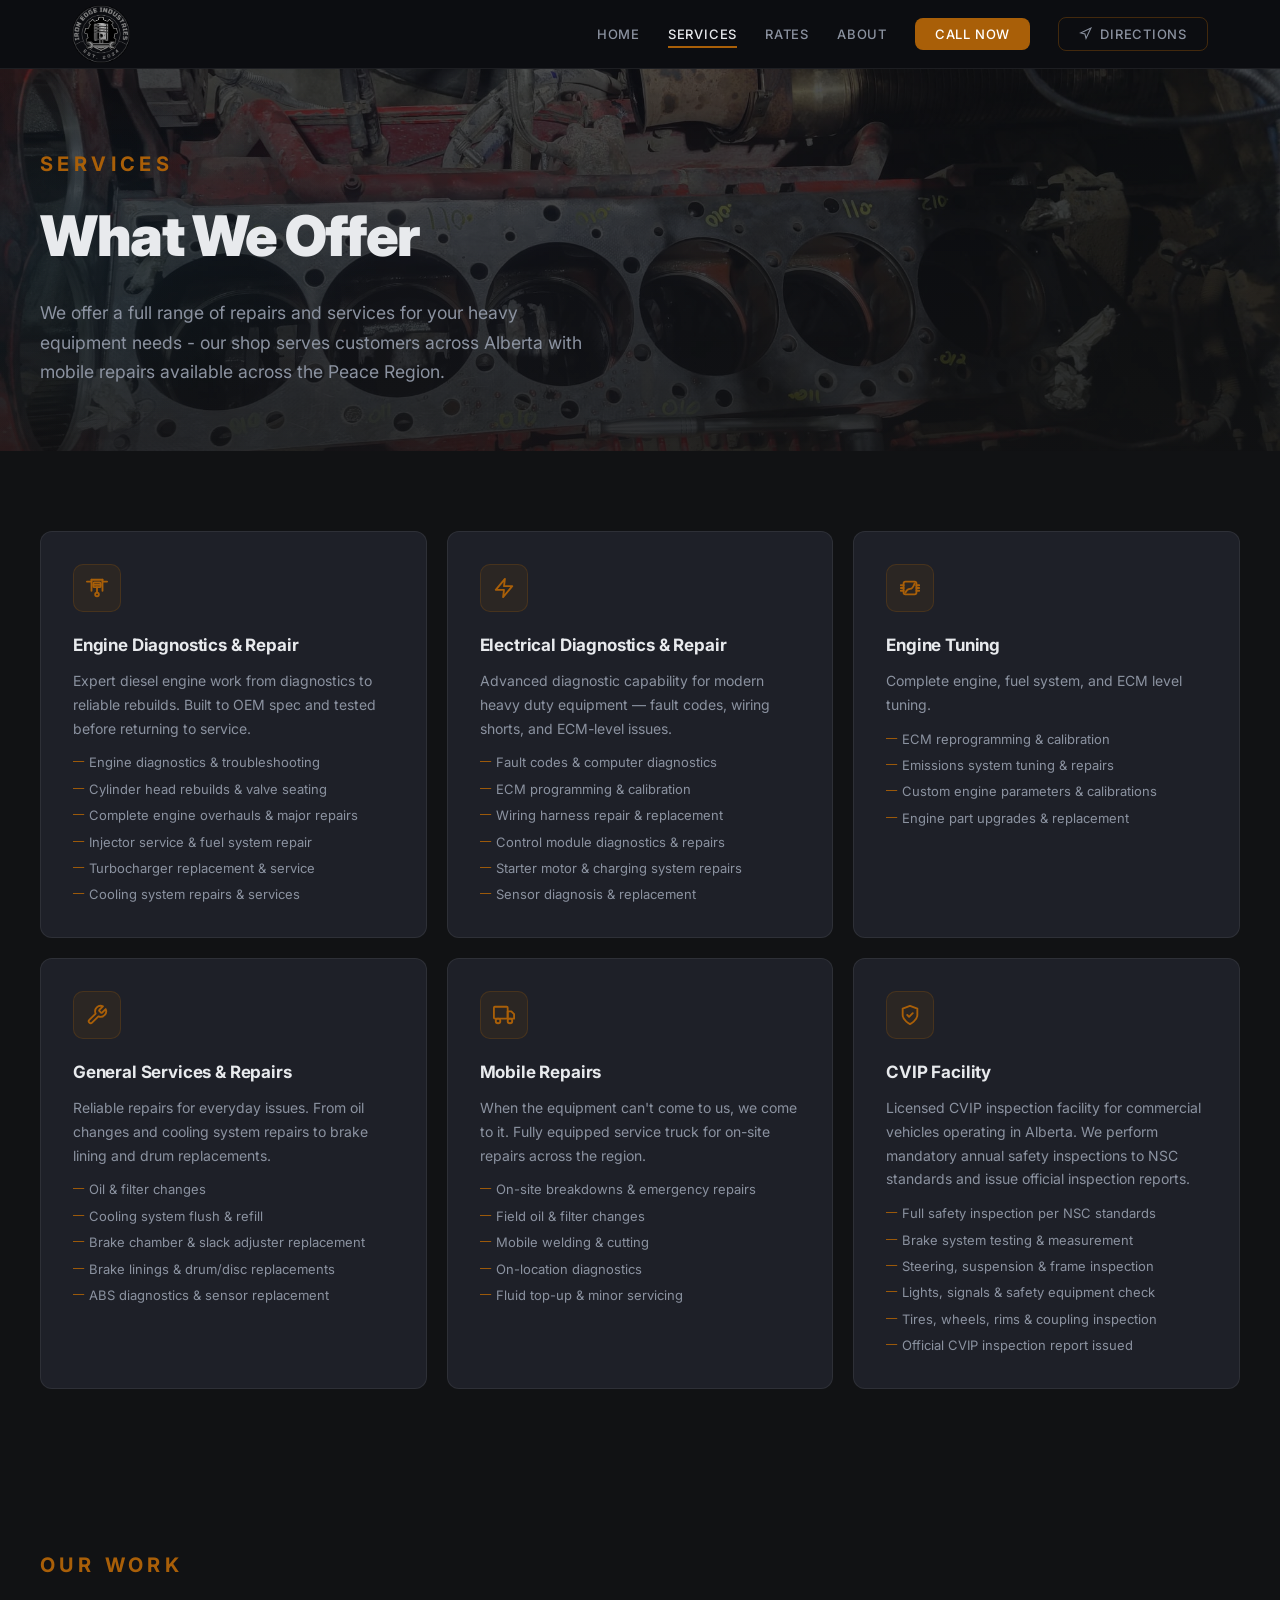
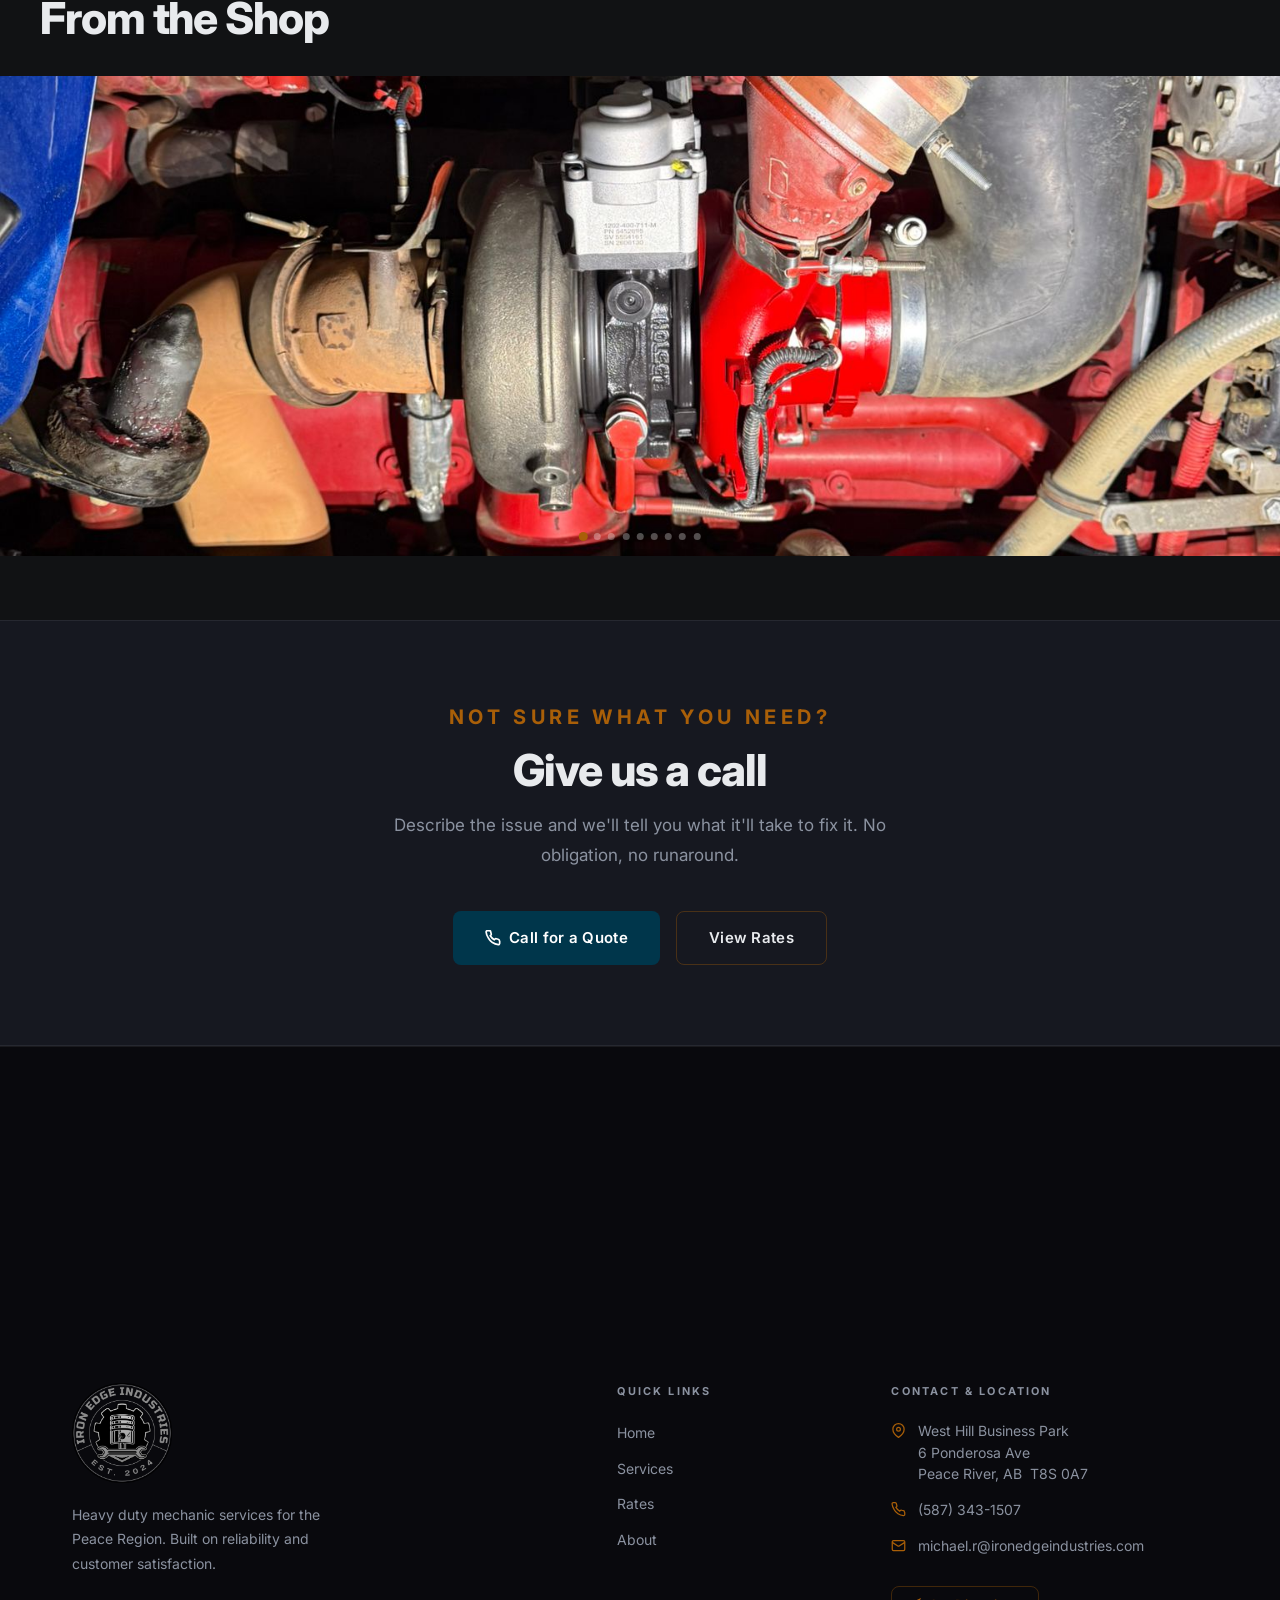
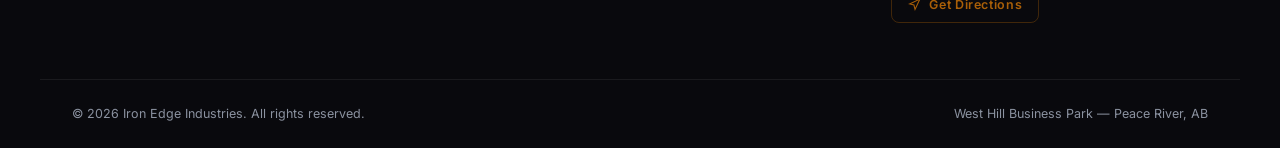
<file: services.html>
<!DOCTYPE html>
<html lang="en">

<head>
  <meta charset="UTF-8">
  <meta name="viewport" content="width=device-width, initial-scale=1.0">
  <title>Services — Iron Edge Industries | Heavy Duty Mechanic, Peace River AB</title>
  <meta name="description"
    content="Iron Edge Industries offers engine rebuilds, hydraulic systems, ECM tuning, electrical diagnostics, welding, and CVIP inspections for customers across Alberta at our Peace River shop, plus mobile field repair across the Peace Region.">
  <meta name="robots" content="index, follow">
  <link rel="canonical" href="https://ironedgeindustries.com/services.html">

  <meta property="og:type" content="website">
  <meta property="og:site_name" content="Iron Edge Industries">
  <meta property="og:locale" content="en_CA">
  <meta property="og:url" content="https://ironedgeindustries.com/services.html">
  <meta property="og:title" content="Services — Iron Edge Industries | Heavy Duty Mechanic, Peace River AB">
  <meta property="og:description"
    content="Iron Edge Industries offers engine rebuilds, hydraulic systems, ECM tuning, electrical diagnostics, welding, and CVIP inspections for customers across Alberta at our Peace River shop, plus mobile field repair across the Peace Region.">
  <meta property="og:image" content="https://ironedgeindustries.com/images/gallery/ice-repair.jpeg">
  <meta name="twitter:card" content="summary_large_image">
  <meta name="twitter:title" content="Services — Iron Edge Industries | Heavy Duty Mechanic, Peace River AB">
  <meta name="twitter:description"
    content="Iron Edge Industries offers engine rebuilds, hydraulic systems, ECM tuning, electrical diagnostics, welding, and CVIP inspections for customers across Alberta at our Peace River shop, plus mobile field repair across the Peace Region.">
  <meta name="twitter:image" content="https://ironedgeindustries.com/images/gallery/ice-repair.jpeg">

  <link rel="preconnect" href="https://fonts.googleapis.com">
  <link rel="preconnect" href="https://fonts.gstatic.com" crossorigin>
  <link rel="stylesheet" href="css/style.css">
  <link rel="icon" type="image/png" href="images/logo/iron-edge-logo-v2.png">

  <script type="application/ld+json">
  {
    "@context": "https://schema.org",
    "@type": "AutoRepair",
    "name": "Iron Edge Industries",
    "image": "https://ironedgeindustries.com/images/logo/iron-edge-logo-v2.png",
    "url": "https://ironedgeindustries.com/services.html",
    "telephone": "+15873431507",
    "email": "michael.r@ironedgeindustries.com",
    "priceRange": "$140-$220",
    "address": {
      "@type": "PostalAddress",
      "streetAddress": "6 Ponderosa Ave, West Hill Business Park",
      "addressLocality": "Peace River",
      "addressRegion": "AB",
      "postalCode": "T8S 0A7",
      "addressCountry": "CA"
    },
    "areaServed": [
      { "@type": "State", "name": "Alberta" }
    ],
    "makesOffer": [
      {
        "@type": "Offer",
        "itemOffered": {
          "@type": "Service",
          "name": "In-Shop Heavy Duty Repair, Engine Rebuilds & CVIP Inspections",
          "areaServed": { "@type": "State", "name": "Alberta" }
        }
      },
      {
        "@type": "Offer",
        "itemOffered": {
          "@type": "Service",
          "name": "Mobile Field Service",
          "areaServed": { "@type": "AdministrativeArea", "name": "Peace Region, Alberta" }
        }
      }
    ],
    "description": "Heavy duty mechanic shop in Peace River, Alberta offering engine rebuilds, hydraulics, electrical diagnostics, ECM tuning, and CVIP inspections for customers across Alberta, plus mobile field service across the Peace Region."
  }
  </script>
</head>

<body>

  <nav>
    <div class="nav-inner">
      <a href="index.html" class="nav-logo">
        <span class="logo-name"><img src="images/logo/iron-edge-logo-v2.png" alt="Iron Edge Industries Logo"
            title="Iron Edge Industries"></span>
      </a>
      <ul class="nav-links">
        <li><a href="index.html">Home</a></li>
        <li><a href="services.html">Services</a></li>
        <li><a href="rates.html">Rates</a></li>
        <li><a href="about.html">About</a></li>
        <li><a href="tel:+15873431507" class="nav-cta">Call Now</a></li>
        <li><a href="https://www.google.com/maps/dir/?api=1&destination=6+Ponderosa+Ave,+Peace+River,+AB+T8S+0A7"
            target="_blank" rel="noopener" class="dir-cta">
            <svg viewBox="0 0 24 24" fill="none" stroke="currentColor" stroke-width="2">
              <polygon points="3 11 22 2 13 21 11 13 3 11" />
            </svg>
            Directions</a></li>
      </ul>
      <button class="hamburger" id="hamburger" aria-label="Toggle menu">
        <span></span><span></span><span></span>
      </button>
    </div>
    <div class="mobile-menu" id="mobile-menu">
      <a href="index.html">Home</a>
      <a href="services.html">Services</a>
      <a href="rates.html">Rates</a>
      <a href="about.html">About</a>
      <a href="tel:+15873431507">Call Now</a>
      <a href="https://www.google.com/maps/dir/?api=1&destination=6+Ponderosa+Ave,+Peace+River,+AB+T8S+0A7"
        target="_blank" rel="noopener">
        Directions</a>
    </div>
  </nav>

  <main>

    <div class="page-hero"
      style="background: linear-gradient(180deg, rgba(12,14,18,0.72) 0%, rgba(17,18,20,0.88) 100%), url('images/gallery/ice-repair.jpeg') center / cover no-repeat;">
      <div class="page-hero-inner container">
        <span class="label">Services</span>
        <h1>What We Offer</h1>
        <p>We offer a full range of repairs and services for your heavy equipment needs - our shop serves customers
          across Alberta with mobile repairs available across the Peace Region. </p>
      </div>
    </div>

    <section>
      <div class="container">

        <div class="services-grid">

          <!-- Engine -->
          <div class="service-card">
            <div class="service-icon">
              <svg viewBox="0 0 24 24" fill="none" stroke="currentColor" stroke-width="2" stroke-linecap="round"
                stroke-linejoin="round">
                <!-- cylinder head -->
                <path d="M6 3h12" />
                <!-- cylinder walls -->
                <line x1="6" y1="3" x2="6" y2="15" />
                <line x1="18" y1="3" x2="18" y2="15" />
                <!-- piston body -->
                <rect x="8" y="6" width="8" height="5" rx="1" />
                <!-- piston ring -->
                <line x1="8" y1="8.5" x2="16" y2="8.5" />
                <!-- connecting rod -->
                <line x1="12" y1="11" x2="12" y2="17" />
                <!-- crankshaft journal -->
                <circle cx="12" cy="19" r="2" />
                <!-- intake port -->
                <line x1="1" y1="5" x2="6" y2="5" />
                <!-- exhaust port -->
                <line x1="18" y1="5" x2="23" y2="5" />
              </svg>
            </div>
            <h3>Engine Diagnostics &amp; Repair</h3>
            <p>Expert diesel engine work from diagnostics to reliable rebuilds. Built to OEM spec and tested before
              returning to service.</p>
            <ul class="service-list">
              <li>Engine diagnostics &amp; troubleshooting</li>
              <li>Cylinder head rebuilds &amp; valve seating</li>
              <li>Complete engine overhauls &amp; major repairs</li>
              <li>Injector service &amp; fuel system repair</li>
              <li>Turbocharger replacement &amp; service</li>
              <li>Cooling system repairs &amp; services </li>
            </ul>
          </div>

          <!-- Electrical -->
          <div class="service-card">
            <div class="service-icon">
              <svg viewBox="0 0 24 24" fill="none" stroke="currentColor" stroke-width="2" stroke-linecap="round"
                stroke-linejoin="round">
                <polygon points="13 2 3 14 12 14 11 22 21 10 12 10 13 2" />
              </svg>
            </div>
            <h3>Electrical Diagnostics &amp; Repair</h3>
            <p>Advanced diagnostic capability for modern heavy duty equipment — fault codes, wiring shorts, and
              ECM-level issues.</p>
            <ul class="service-list">
              <li>Fault codes &amp; computer diagnostics</li>
              <li>ECM programming &amp; calibration</li>
              <li>Wiring harness repair &amp; replacement</li>
              <li>Control module diagnostics &amp; repairs</li>
              <li>Starter motor &amp; charging system repairs</li>
              <li>Sensor diagnosis &amp; replacement</li>
            </ul>
          </div>

          <!-- Tuning -->
          <div class="service-card">
            <div class="service-icon">
              <svg viewBox="0 0 24 24" fill="none" stroke="currentColor" stroke-width="2" stroke-linecap="round"
                stroke-linejoin="round">
                <!-- ECU chip body -->
                <rect x="5" y="5" width="14" height="14" rx="2" />
                <!-- left pins -->
                <line x1="2" y1="9" x2="5" y2="9" />
                <line x1="2" y1="12" x2="5" y2="12" />
                <line x1="2" y1="15" x2="5" y2="15" />
                <!-- right pins -->
                <line x1="19" y1="9" x2="22" y2="9" />
                <line x1="19" y1="12" x2="22" y2="12" />
                <line x1="19" y1="15" x2="22" y2="15" />
                <!-- rising performance/tune curve -->
                <path d="M7 17 Q9 13 12 13 Q15 13 17 7" />
              </svg>
            </div>
            <h3>Engine Tuning</h3>
            <p>Complete engine, fuel system, and ECM level tuning.</p>
            <ul class="service-list">
              <li>ECM reprogramming &amp; calibration</li>
              <li>Emissions system tuning &amp; repairs</li>
              <li>Custom engine parameters &amp; calibrations</li>
              <li>Engine part upgrades &amp; replacement</li>
            </ul>
          </div>

          <!-- General -->
          <div class="service-card">
            <div class="service-icon">
              <svg viewBox="0 0 24 24" fill="none" stroke="currentColor" stroke-width="2" stroke-linecap="round"
                stroke-linejoin="round">
                <path
                  d="M14.7 6.3a1 1 0 0 0 0 1.4l1.6 1.6a1 1 0 0 0 1.4 0l3.77-3.77a6 6 0 0 1-7.94 7.94l-6.91 6.91a2.12 2.12 0 0 1-3-3l6.91-6.91a6 6 0 0 1 7.94-7.94l-3.76 3.76z" />
              </svg>
            </div>
            <h3>General Services &amp; Repairs</h3>
            <p>Reliable repairs for everyday issues. From oil changes and cooling system repairs to brake lining and
              drum replacements.</p>
            <ul class="service-list">
              <li>Oil &amp; filter changes</li>
              <li>Cooling system flush &amp; refill</li>
              <li>Brake chamber &amp; slack adjuster replacement</li>
              <li>Brake linings &amp; drum/disc replacements</li>
              <li>ABS diagnostics &amp; sensor replacement</li>
            </ul>
          </div>

          <!-- Mobile -->
          <div class="service-card">
            <div class="service-icon">
              <svg viewBox="0 0 24 24" fill="none" stroke="currentColor" stroke-width="2" stroke-linecap="round"
                stroke-linejoin="round">
                <rect x="1" y="3" width="15" height="13" rx="1" />
                <path d="M16 8h4l3 3v5h-7V8z" />
                <circle cx="5.5" cy="18.5" r="2.5" />
                <circle cx="18.5" cy="18.5" r="2.5" />
              </svg>
            </div>
            <h3>Mobile Repairs</h3>
            <p>When the equipment can't come to us, we come to it. Fully equipped service truck for on-site repairs
              across the region.</p>
            <ul class="service-list">
              <li>On-site breakdowns &amp; emergency repairs</li>
              <li>Field oil &amp; filter changes</li>
              <li>Mobile welding &amp; cutting</li>
              <li>On-location diagnostics</li>
              <li>Fluid top-up &amp; minor servicing</li>
            </ul>
          </div>

          <!-- CVIP -->
          <div class="service-card">
            <div class="service-icon">
              <svg viewBox="0 0 24 24" fill="none" stroke="currentColor" stroke-width="2" stroke-linecap="round"
                stroke-linejoin="round">
                <path d="M12 22s8-4 8-10V5l-8-3-8 3v7c0 6 8 10 8 10z" />
                <polyline points="9 12 11 14 15 10" />
              </svg>
            </div>
            <h3>CVIP Facility</h3>
            <p>Licensed CVIP inspection facility for commercial vehicles operating in Alberta. We perform mandatory
              annual safety inspections to NSC standards and issue official inspection reports.</p>
            <ul class="service-list">
              <li>Full safety inspection per NSC standards</li>
              <li>Brake system testing &amp; measurement</li>
              <li>Steering, suspension &amp; frame inspection</li>
              <li>Lights, signals &amp; safety equipment check</li>
              <li>Tires, wheels, rims &amp; coupling inspection</li>
              <li>Official CVIP inspection report issued</li>
            </ul>
          </div>



        </div>

      </div>
    </section>

    <!-- Gallery -->
    <section class="gallery-section">
      <div class="container">
        <span class="label">Our Work</span>
        <h2 class="section-title">From the Shop</h2>
      </div>
      <div class="gallery-slider">
        <div class="gallery-slide active"><img src="images/gallery/turbo-install.jpeg" alt="Turbocharger installation">
        </div>
        <div class="gallery-slide"><img src="images/gallery/ice-inframe.jpeg" alt="In-frame engine work"></div>
        <div class="gallery-slide"><img src="images/gallery/ice-gears.jpeg" alt="Gear service"></div>
        <div class="gallery-slide"><img src="images/gallery/new-ice.jpeg" alt="Equipment service"></div>
        <div class="gallery-slide"><img src="images/gallery/ice.jpeg" alt="Heavy equipment"></div>
        <div class="gallery-slide"><img src="images/gallery/ice-failure.jpeg" alt="Equipment inspection"></div>
        <div class="gallery-slide"><img src="images/gallery/new-ice1.jpeg" alt="Heavy duty repair"></div>
        <div class="gallery-slide"><img src="images/gallery/pcb.jpeg" alt="Electronics diagnostics"></div>
        <div class="gallery-slide"><img src="images/gallery/com-error.jpeg" alt="Diagnostic work"></div>
        <div class="gallery-dots">
          <button class="gallery-dot active" aria-label="Slide 1"></button>
          <button class="gallery-dot" aria-label="Slide 2"></button>
          <button class="gallery-dot" aria-label="Slide 3"></button>
          <button class="gallery-dot" aria-label="Slide 4"></button>
          <button class="gallery-dot" aria-label="Slide 5"></button>
          <button class="gallery-dot" aria-label="Slide 6"></button>
          <button class="gallery-dot" aria-label="Slide 7"></button>
          <button class="gallery-dot" aria-label="Slide 8"></button>
          <button class="gallery-dot" aria-label="Slide 9"></button>
        </div>
      </div>
    </section>

    <div class="cta-band">
      <div class="container">
        <span class="label">Not Sure What You Need?</span>
        <h2 class="section-title">Give us a call</h2>
        <p class="section-desc">Describe the issue and we'll tell you what it'll take to fix it. No obligation, no
          runaround.</p>
        <div class="cta-actions">
          <a href="tel:+15873431507" class="btn btn-amber">
            <svg width="16" height="16" viewBox="0 0 24 24" fill="none" stroke="currentColor" stroke-width="2.5">
              <path
                d="M22 16.92v3a2 2 0 0 1-2.18 2 19.79 19.79 0 0 1-8.63-3.07A19.5 19.5 0 0 1 4.7 11.5 19.79 19.79 0 0 1 1.61 2.84 2 2 0 0 1 3.6 1h3a2 2 0 0 1 2 1.72c.127.96.361 1.903.7 2.81a2 2 0 0 1-.45 2.11L7.91 8.57a16 16 0 0 0 6 6l.96-.96a2 2 0 0 1 2.11-.45c.907.339 1.85.573 2.81.7A2 2 0 0 1 21.5 16z" />
            </svg>
            Call for a Quote
          </a>
          <a href="rates.html" class="btn btn-outline">View Rates</a>
        </div>
      </div>
    </div>

  </main>

  <footer>
    <div class="footer-map">
      <iframe src="https://maps.google.com/maps?q=6+Ponderosa+Ave,+Peace+River,+AB+T8S+0A7,+Canada&output=embed"
        title="Iron Edge Industries — 6 Ponderosa Ave, Peace River, AB" allowfullscreen loading="lazy">
      </iframe>
    </div>
    <div class="footer-main">
      <div class="footer-brand">
        <span class="f-logo-name"><img src="images/logo/iron-edge-logo-v2.png" alt="Iron Edge Industries Logo"
            title="Iron Edge Industries"></span>
        <p>Heavy duty mechanic services for the Peace Region. Built on reliability and customer satisfaction.</p>
      </div>
      <div class="footer-col">
        <h4>Quick Links</h4>
        <ul>
          <li><a href="index.html">Home</a></li>
          <li><a href="services.html">Services</a></li>
          <li><a href="rates.html">Rates</a></li>
          <li><a href="about.html">About</a></li>
        </ul>
      </div>
      <div class="footer-col">
        <h4>Contact &amp; Location</h4>
        <div class="contact-item">
          <svg width="15" height="15" viewBox="0 0 24 24" fill="none" stroke="currentColor" stroke-width="2">
            <path d="M21 10c0 7-9 13-9 13s-9-6-9-13a9 9 0 0 1 18 0z" />
            <circle cx="12" cy="10" r="3" />
          </svg>
          <span>West Hill Business Park<br>6 Ponderosa Ave<br>Peace River, AB&nbsp;&nbsp;T8S&nbsp;0A7</span>
        </div>
        <div class="contact-item">
          <svg width="15" height="15" viewBox="0 0 24 24" fill="none" stroke="currentColor" stroke-width="2">
            <path
              d="M22 16.92v3a2 2 0 0 1-2.18 2 19.79 19.79 0 0 1-8.63-3.07A19.5 19.5 0 0 1 4.7 11.5 19.79 19.79 0 0 1 1.61 2.84 2 2 0 0 1 3.6 1h3a2 2 0 0 1 2 1.72c.127.96.361 1.903.7 2.81a2 2 0 0 1-.45 2.11L7.91 8.57a16 16 0 0 0 6 6l.96-.96a2 2 0 0 1 2.11-.45c.907.339 1.85.573 2.81.7A2 2 0 0 1 21.5 16z" />
          </svg>
          <a href="tel:+15873431507">(587) 343-1507</a>
        </div>
        <div class="contact-item">
          <svg width="15" height="15" viewBox="0 0 24 24" fill="none" stroke="currentColor" stroke-width="2">
            <rect x="2" y="4" width="20" height="16" rx="2" />
            <path d="m22 7-8.97 5.7a1.94 1.94 0 0 1-2.06 0L2 7" />
          </svg>
          <a href="mailto:michael.r@ironedgeindustries.com">michael.r@ironedgeindustries.com</a>
        </div>
        <a href="https://www.google.com/maps/dir/?api=1&destination=6+Ponderosa+Ave,+Peace+River,+AB+T8S+0A7"
          target="_blank" rel="noopener" class="footer-dir-btn">
          <svg viewBox="0 0 24 24" fill="none" stroke="currentColor" stroke-width="2">
            <polygon points="3 11 22 2 13 21 11 13 3 11" />
          </svg>
          Get Directions
        </a>
      </div>
    </div>
    <div class="footer-bottom">
      <span>&copy; 2026 Iron Edge Industries. All rights reserved.</span>
      <span>West Hill Business Park &mdash; Peace River, AB</span>
    </div>
  </footer>

  <script src="js/main.js"></script>
</body>

</html>
</file>
<file: css/style.css>
@import url('https://fonts.googleapis.com/css2?family=Inter:wght@300;400;500;600;700;800;900&display=swap');

:root {
  --bg: #111214;
  --bg-elevated: #161820;
  --bg-card: #1e2028;
  --nav-bg: rgba(13, 14, 18, 0.96);

  /* Brand colours */
  --primary: #a95f08;
  --primary-dark: #7d4506;
  --primary-light: rgba(169, 95, 8, 0.12);
  --primary-border: rgba(169, 95, 8, 0.35);

  --secondary: #00364b;
  --secondary-dark: #002538;
  --secondary-light: rgba(0, 54, 75, 0.15);
  --secondary-border: rgba(0, 54, 75, 0.5);

  /* Aliases used throughout the file */
  --accent: var(--primary);
  --accent-dark: var(--primary-dark);
  --amber: var(--secondary);
  --amber-dark: var(--secondary-dark);

  --text: #e8eaed;
  --text-muted: #8b92a0;
  --border: rgba(255, 255, 255, 0.07);
  --border-accent: var(--primary-border);
  --radius: 8px;
  --ease: 0.2s ease;
}

*, *::before, *::after { margin: 0; padding: 0; box-sizing: border-box; }
html { scroll-behavior: smooth; }

body {
  font-family: 'Inter', system-ui, sans-serif;
  background: var(--bg);
  color: var(--text);
  line-height: 1.6;
  -webkit-font-smoothing: antialiased;
}

/* ── NAVIGATION ── */
nav {
  position: fixed;
  top: 0; left: 0; right: 0;
  z-index: 100;
  background: var(--nav-bg);
  backdrop-filter: blur(16px);
  border-bottom: 1px solid var(--border);
  transition: box-shadow 0.3s ease;
}

.nav-inner {
  max-width: 1200px;
  margin: 0 auto;
  padding: 0 2rem;
  height: 68px;
  display: flex;
  align-items: center;
  justify-content: space-between;
}

.nav-logo {
  display: flex;
  flex-direction: column;
  line-height: 1.1;
  text-decoration: none;
  gap: 1px;
}
.nav-logo .logo-name {
  font-size: 1.2rem;
  font-weight: 800;
  letter-spacing: 0.06em;
  color: var(--text);
  text-transform: uppercase;
  display: flex;
  align-items: center;
}
.nav-logo .logo-name img {
  height: 58px;
  width: auto;
  display: block;
  object-fit: contain;
}
.nav-logo .logo-sub {
  font-size: 0.58rem;
  font-weight: 600;
  letter-spacing: 0.3em;
  color: var(--primary);
  text-transform: uppercase;
}

.nav-links {
  display: flex;
  align-items: center;
  gap: 1.75rem;
  list-style: none;
}
.nav-links a {
  color: var(--text-muted);
  text-decoration: none;
  font-size: 0.8125rem;
  font-weight: 500;
  letter-spacing: 0.06em;
  text-transform: uppercase;
  transition: color var(--ease);
  padding: 4px 0;
  border-bottom: 2px solid transparent;
}
.nav-links a:hover { color: var(--text); }
.nav-links a.active {
  color: var(--text);
  border-bottom-color: var(--primary);
}
.nav-cta {
  background: var(--primary) !important;
  color: #fff !important;
  padding: 0.5rem 1.25rem !important;
  border-radius: var(--radius) !important;
  border-bottom: none !important;
  transition: background var(--ease) !important;
}
.nav-cta:hover { background: var(--primary-dark) !important; }
.dir-cta {
  display: inline-flex;
  align-items: center;
  gap: 0.5rem;
  color: var(--primary);
  border: 1px solid rgba(169,95,8,0.35)!important;
  border-radius: var(--radius);
  padding: calc(0.5rem - 2.5px) 1.25rem !important;
  transition: all var(--ease);
}
.dir-cta:hover {
  background: rgba(169,95,8,0.1);
  border-color: var(--primary);
}
.dir-cta svg { width: 13px; height: 13px; }


.hamburger {
  display: none;
  flex-direction: column;
  gap: 5px;
  cursor: pointer;
  background: none;
  border: none;
  padding: 4px;
}
.hamburger span {
  display: block;
  width: 24px;
  height: 2px;
  background: var(--text);
  border-radius: 2px;
  transition: all 0.3s ease;
}
.hamburger.open span:nth-child(1) { transform: translateY(7px) rotate(45deg); }
.hamburger.open span:nth-child(2) { opacity: 0; }
.hamburger.open span:nth-child(3) { transform: translateY(-7px) rotate(-45deg); }

.mobile-menu {
  display: none;
  flex-direction: column;
  background: var(--nav-bg);
  border-bottom: 1px solid var(--border);
  padding: 0.5rem 2rem 1rem;
}
.mobile-menu.open { display: flex; }
.mobile-menu a {
  color: var(--text-muted);
  text-decoration: none;
  font-size: 0.875rem;
  font-weight: 500;
  letter-spacing: 0.05em;
  text-transform: uppercase;
  padding: 0.75rem 0;
  border-bottom: 1px solid var(--border);
  transition: color var(--ease);
}
.mobile-menu a:last-child { border-bottom: none; }
.mobile-menu a:hover { color: var(--text); }

/* ── LAYOUT ── */
main { padding-top: 68px; }

.container {
  max-width: 1200px;
  margin: 0 auto;
}

section { padding: 5rem 2rem;}

/* ── BUTTONS ── */
.btn {
  display: inline-flex;
  align-items: center;
  gap: 0.5rem;
  padding: 0.875rem 2rem;
  border-radius: var(--radius);
  font-size: 0.9375rem;
  font-weight: 600;
  letter-spacing: 0.02em;
  text-decoration: none;
  border: none;
  cursor: pointer;
  transition: all var(--ease);
  white-space: nowrap;
}
.btn-primary { background: var(--primary); color: #fff; }
.btn-primary:hover { background: var(--primary-dark); transform: translateY(-2px); }
.btn-amber { background: var(--secondary); color: #fff; }
.btn-amber:hover { background: var(--secondary-dark); transform: translateY(-2px); }
.btn-outline { background: transparent; color: var(--text); border: 1px solid var(--primary-border); }
.btn-outline:hover { border-color: var(--primary); color: var(--primary); transform: translateY(-2px); }
.btn-sm { padding: 0.55rem 1.1rem; font-size: 0.8125rem; }

/* ── SECTION LABELS ── */
.label {
  font-size: 1.25rem;
  font-weight: 700;
  letter-spacing: 0.22em;
  text-transform: uppercase;
  color: var(--primary);
  margin-bottom: 0.75rem;
  display: block;
}

h2.section-title {
  font-size: clamp(1.75rem, 4vw, 2.75rem);
  font-weight: 800;
  letter-spacing: -0.025em;
  line-height: 1.15;
  margin-bottom: 1rem;
}

.section-desc {
  color: var(--text-muted);
  font-size: 1.0625rem;
  line-height: 1.75;
  max-width: 560px;
  margin-bottom: 3rem;
}

.divider {
  width: 40px;
  height: 3px;
  background: var(--primary);
  border-radius: 2px;
  margin-bottom: 2rem;
}

/* ── HERO ── */
.hero {
  position: relative;
  min-height: 92vh;
  display: flex;
  align-items: center;
  overflow: hidden;
}

.hero-bg {
  position: absolute;
  inset: 0;
  background:
    radial-gradient(ellipse 90% 70% at 50% -10%, rgba(169,95,8,0.18) 0%, transparent 65%),
    linear-gradient(180deg, rgba(12,14,18,0.78) 0%, rgba(17,18,20,0.88) 100%),
    url('../images/gallery/home-background.jpeg') center / cover no-repeat;
}

.hero-grid { display: none; }

.hero-content {
  position: relative;
  max-width: 1200px;
  margin: 0 auto;
  padding: 5rem 2rem;
  width: 100%;
}

.hero-badge {
  display: inline-flex;
  align-items: center;
  gap: 0.5rem;
  background: rgba(169,95,8,0.12);
  border: 1px solid rgba(169,95,8,0.35);
  border-radius: 100px;
  padding: 0.375rem 1.125rem;
  font-size: 0.72rem;
  font-weight: 700;
  letter-spacing: 0.15em;
  text-transform: uppercase;
  color: var(--primary);
  margin-bottom: 2rem;
}
.hero-badge::before {
  content: '';
  width: 5px; height: 5px;
  background: var(--primary);
  border-radius: 50%;
  animation: pulse 2s infinite;
}

@keyframes pulse {
  0%, 100% { opacity: 1; transform: scale(1); }
  50% { opacity: 0.5; transform: scale(1.5); }
}

.hero h1 {
  font-size: clamp(2.8rem, 8vw, 6rem);
  font-weight: 900;
  line-height: 1.0;
  letter-spacing: -0.03em;
  margin-bottom: 1.75rem;
  max-width: 820px;
}
.hero h1 .accent { color: var(--primary); display: inline-block; margin-top: 10px; }
.hero h1 .line2 { display: block; color: var(--text-muted); font-size: 0.6em; font-weight: 300; letter-spacing: 0.02em; margin-top: 0.25em; }

.hero-desc {
  font-size: 1.125rem;
  color: var(--text-muted);
  max-width: 520px;
  margin-bottom: 2.5rem;
  line-height: 1.75;
}

.hero-actions { display: flex; gap: 1rem; flex-wrap: wrap; }

/* ── STAT BAR ── */
.stat-bar {
  background: var(--bg-elevated);
  border-top: 1px solid var(--border);
  border-bottom: 1px solid var(--border);
  padding: 2.5rem 2rem;
}
.stat-grid {
  max-width: 1200px;
  margin: 0 auto;
  display: grid;
  grid-template-columns: repeat(4, 1fr);
  gap: 1rem;
  text-align: center;
}
.stat-item { padding: 0.5rem; }
.stat-number {
  font-size: 2rem;
  font-weight: 900;
  color: var(--primary);
  letter-spacing: -0.04em;
  line-height: 1;
}
.stat-label {
  font-size: 0.75rem;
  color: var(--text-muted);
  text-transform: uppercase;
  letter-spacing: 0.1em;
  margin-top: 0.4rem;
}

/* ── SERVICE CARDS ── */
.services-grid {
  display: grid;
  grid-template-columns: repeat(auto-fill, minmax(300px, 1fr));
  gap: 1.25rem;
}

.service-card {
  background: var(--bg-card);
  border: 1px solid var(--border);
  border-radius: 12px;
  padding: 2rem;
  transition: all 0.25s ease;
  position: relative;
  overflow: hidden;
}
.service-card::after {
  content: '';
  position: absolute;
  top: 0; left: 0; right: 0;
  height: 2px;
  background: linear-gradient(90deg, var(--primary), var(--primary-dark));
  transform: scaleX(0);
  transition: transform 0.25s ease;
  transform-origin: left;
}
.service-card:hover {
  border-color: var(--primary-border);
  transform: translateY(-4px);
  box-shadow: 0 12px 32px rgba(0,0,0,0.3);
}
.service-card:hover::after { transform: scaleX(1); }

.service-icon {
  width: 48px; height: 48px;
  background: rgba(169,95,8,0.1);
  border: 1px solid rgba(169,95,8,0.22);
  border-radius: 10px;
  display: flex;
  align-items: center;
  justify-content: center;
  margin-bottom: 1.25rem;
  color: var(--primary);
}
.service-icon svg { width: 22px; height: 22px; }

.service-card h3 {
  font-size: 1.0625rem;
  font-weight: 700;
  margin-bottom: 0.6rem;
  letter-spacing: -0.01em;
}
.service-card p {
  font-size: 0.875rem;
  color: var(--text-muted);
  line-height: 1.7;
}
.service-list {
  list-style: none;
  margin-top: 0.75rem;
  display: flex;
  flex-direction: column;
  gap: 0.35rem;
}
.service-list li {
  font-size: 0.8125rem;
  color: var(--text-muted);
  padding-left: 1rem;
  position: relative;
}
.service-list li::before {
  content: '—';
  position: absolute;
  left: 0;
  color: var(--primary);
  font-size: 0.7rem;
  line-height: 1.7;
}

/* ── CTA BAND ── */
.cta-band {
  background: var(--bg-elevated);
  border-top: 1px solid var(--border);
  border-bottom: 1px solid var(--border);
  padding: 5rem 2rem;
  text-align: center;
}
.cta-band h2 { margin-bottom: 1rem; }
.cta-band .section-desc { margin: 0 auto 2.5rem; }
.cta-actions { display: flex; gap: 1rem; justify-content: center; flex-wrap: wrap; }

/* ── PAGE HERO (inner pages) ── */
.page-hero {
  background: var(--bg-elevated);
  /*border-bottom: 1px solid var(--border);*/
  
  padding: 5rem 2rem 4rem;
  position: relative;
  overflow: hidden;
}
.page-hero::before {
  content: '';
  position: absolute;
  inset: 0;
  background: radial-gradient(ellipse 50% 80% at 0% 50%, rgba(0,54,75,0.18) 0%, transparent 60%);
}
.page-hero-inner {
  position: relative;
}
.page-hero h1 {
  font-size: clamp(2rem, 5vw, 3.5rem);
  font-weight: 900;
  letter-spacing: -0.025em;
  margin-bottom: 1rem;
  margin-top: 0.75rem;
}
.page-hero p {
  color: var(--text-muted);
  font-size: 1.1rem;
  max-width: 560px;
  line-height: 1.7;
}

/* ── ABOUT ── */
.about-text h2 {
  font-size: clamp(1.5rem, 3vw, 2.25rem);
  font-weight: 800;
  letter-spacing: -0.02em;
  line-height: 1.2;
  margin-bottom: 1.5rem;
}
.about-text p {
  color: var(--text-muted);
  line-height: 1.85;
  margin-bottom: 1.25rem;
  font-size: 1rem;
}
.about-text p:last-of-type { margin-bottom: 0; }

.values-grid {
  display: grid;
  grid-template-columns: 1fr 1fr;
  gap: 1rem;
  margin-top: 2.5rem;
}
.value-item {
  background: var(--bg-card);
  border: 1px solid var(--border);
  border-radius: 10px;
  padding: 1.25rem 1.5rem;
}
.value-item h4 {
  font-size: 0.7rem;
  font-weight: 700;
  color: var(--primary);
  text-transform: uppercase;
  letter-spacing: 0.15em;
  margin-bottom: 0.4rem;
}
.value-item p {
  font-size: 0.8125rem;
  color: var(--text-muted);
  line-height: 1.6;
  margin: 0;
}

/* ── RATES ── */
.rates-grid {
  display: grid;
  grid-template-columns: repeat(auto-fit, minmax(280px, 1fr));
  gap: 1.5rem;
  margin-bottom: 3rem;
}
.rate-card {
  background: var(--bg-card);
  border: 1px solid var(--border);
  border-radius: 14px;
  padding: 2.5rem 2rem;
  display: flex;
  flex-direction: column;
  gap: 1rem;
  transition: all 0.2s ease;
}
.rate-card:hover { transform: translateY(-3px); }
.rate-tag {
  font-size: 0.68rem;
  font-weight: 700;
  letter-spacing: 0.2em;
  text-transform: uppercase;
  color: var(--primary);
}
.rate-card h3 {
  font-size: 1.25rem;
  font-weight: 800;
  letter-spacing: -0.01em;
}
.rate-price-wrap { padding: 1rem 0; border-top: 1px solid var(--border); border-bottom: 1px solid var(--border); }
.rate-price {
  font-size: 3rem;
  font-weight: 900;
  letter-spacing: -0.04em;
  color: var(--primary);
  line-height: 1;
}
.rate-price-unit { font-size: 0.8rem; color: var(--text-muted); margin-top: 0.25rem; }
.rate-price-unit1 {height: 1.45rem;}
.rate-features {
  list-style: none;
  display: flex;
  flex-direction: column;
  gap: 0.625rem;
  flex: 1;
}
.rate-features li {
  font-size: 0.875rem;
  color: var(--text-muted);
  display: flex;
  align-items: flex-start;
  gap: 0.625rem;
  line-height: 1.5;
}
.rate-features li::before {
  content: '';
  display: inline-block;
  min-width: 14px; height: 14px;
  margin-top: 2px;
  background: rgba(169,95,8,0.12);
  border: 1px solid rgba(169,95,8,0.3);
  border-radius: 50%;
  background-image: url("data:image/svg+xml,%3Csvg xmlns='http://www.w3.org/2000/svg' width='8' height='8' viewBox='0 0 24 24' fill='none' stroke='%23a95f08' stroke-width='3'%3E%3Cpolyline points='20 6 9 17 4 12'/%3E%3C/svg%3E");
  background-position: center;
  background-repeat: no-repeat;
}

.notice-box {
  background: rgba(0,54,75,0.12);
  border: 1px solid rgba(0,54,75,0.35);
  border-radius: 10px;
  padding: 1.5rem 1.75rem;
  display: flex;
  gap: 1rem;
  align-items: flex-start;
}
.notice-box svg { min-width: 20px; color: var(--primary); margin-top: 2px; }
.notice-box p { font-size: 0.9375rem; color: var(--text-muted); line-height: 1.7; }
.notice-box strong { color: var(--primary); }

.disclaimer {
  margin-top: 1.5rem;
  padding: 0.875rem 0.25rem;
  border-top: 1px solid var(--border);
  color: var(--text-muted);
  font-size: 0.8rem;
  line-height: 1.85;
}

.cvip-table {
  background: var(--bg-elevated);
  border: 1px solid var(--border);
  border-radius: 12px;
  overflow: hidden;
}
.cvip-header {
  display: grid;
  grid-template-columns: 1fr 100px 100px;
  padding: 0.65rem 1.75rem;
  border-bottom: 1px solid var(--border);
  background: rgba(255,255,255,0.015);
}
.cvip-col-label {
  font-size: 0.7rem;
  font-weight: 700;
  text-transform: uppercase;
  letter-spacing: 0.12em;
  color: var(--text-muted);
  text-align: right;
}
.cvip-row {
  display: grid;
  grid-template-columns: 1fr 100px 100px;
  align-items: center;
  padding: 1.1rem 1.75rem;
  border-bottom: 1px solid var(--border);
  transition: background var(--ease);
}
.cvip-row:last-child { border-bottom: none; }
.cvip-row:hover { background: rgba(255,255,255,0.025); }
.cvip-vehicle {
  font-weight: 600;
  font-size: 0.9375rem;
  display: flex;
  flex-direction: column;
  gap: 0.2rem;
}
.cvip-sub {
  font-size: 0.8rem;
  color: var(--text-muted);
  font-weight: 400;
}
.cvip-price {
  font-size: 1.35rem;
  font-weight: 800;
  color: var(--primary);
  letter-spacing: -0.02em;
  text-align: right;
}
.cvip-price-flat {
  grid-column: 2 / span 2;
  font-size: 1.35rem;
  font-weight: 800;
  color: var(--primary);
  letter-spacing: -0.02em;
  text-align: right;
}

/* ── GALLERY SLIDER ── */
.gallery-section { padding: 5rem 0 4rem; }
.gallery-section .container { margin-bottom: 2rem; }
.gallery-slider {
  position: relative;
  overflow: hidden;
  aspect-ratio: 16 / 6;
  background: var(--bg-elevated);
}
.gallery-slide {
  position: absolute;
  inset: 0;
  opacity: 0;
  transition: opacity 0.9s ease;
}
.gallery-slide.active { opacity: 1; }
.gallery-slide img {
  width: 100%;
  height: 100%;
  object-fit: cover;
  display: block;
}
.gallery-dots {
  position: absolute;
  bottom: 1rem;
  left: 50%;
  transform: translateX(-50%);
  display: flex;
  gap: 0.45rem;
  z-index: 10;
}
.gallery-dot {
  width: 7px;
  height: 7px;
  border-radius: 50%;
  background: rgba(255,255,255,0.3);
  border: none;
  cursor: pointer;
  padding: 0;
  transition: all 0.2s;
}
.gallery-dot.active {
  background: var(--primary);
  transform: scale(1.3);
}

/* ── FOOTER ── */
footer { background: #09090d; border-top: 1px solid var(--border); }

.footer-map {
  width: 100%;
  height: 280px;
  display: block;
  overflow: hidden;
  position: relative;
}
.footer-map iframe {
  width: 100%; height: 100%;
  border: 0;
  display: block;
  filter: grayscale(20%) brightness(0.75) contrast(1.05);
}

.footer-main {
  max-width: 1200px;
  margin: 0 auto;
  padding: 3.5rem 2rem;
  display: grid;
  grid-template-columns: 2.2fr 1fr 1.4fr;
  gap: 3rem;
}

.footer-brand .f-logo-name {
  display: block;
  margin-bottom: 1.25rem;
}
.footer-brand .f-logo-name img {
  height: 100px;
  width: auto;
  display: block;
  object-fit: contain;
}
.footer-brand p {
  font-size: 0.875rem;
  color: var(--text-muted);
  line-height: 1.75;
  max-width: 280px;
}

.footer-col h4 {
  font-size: 0.68rem;
  font-weight: 700;
  letter-spacing: 0.2em;
  text-transform: uppercase;
  color: var(--text-muted);
  margin-bottom: 1.25rem;
}
.footer-col ul { list-style: none; display: flex; flex-direction: column; gap: 0.625rem; }
.footer-col ul a {
  color: var(--text-muted);
  text-decoration: none;
  font-size: 0.875rem;
  transition: color var(--ease);
}
.footer-col ul a:hover { color: var(--text); }

.contact-item {
  display: flex;
  gap: 0.75rem;
  align-items: flex-start;
  margin-bottom: 0.875rem;
}
.contact-item svg { min-width: 15px; margin-top: 3px; color: var(--primary); }
.contact-item span, .contact-item a {
  font-size: 0.875rem;
  color: var(--text-muted);
  line-height: 1.55;
  text-decoration: none;
}
.contact-item a:hover { color: var(--primary); }

.footer-dir-btn {
  display: inline-flex;
  align-items: center;
  gap: 0.5rem;
  margin-top: 1rem;
  font-size: 0.78rem;
  font-weight: 600;
  letter-spacing: 0.05em;
  color: var(--primary);
  text-decoration: none;
  border: 1px solid rgba(169,95,8,0.35);
  border-radius: var(--radius);
  padding: 0.45rem 1rem;
  transition: all var(--ease);
}
.footer-dir-btn:hover {
  background: rgba(169,95,8,0.1);
  border-color: var(--primary);
}
.footer-dir-btn svg { width: 13px; height: 13px; }

.footer-bottom {
  border-top: 1px solid var(--border);
  padding: 1.5rem 2rem;
  max-width: 1200px;
  margin: 0 auto;
  display: flex;
  justify-content: space-between;
  align-items: center;
  font-size: 0.78125rem;
  color: var(--text-muted);
}

/* ── RESPONSIVE ── */
@media (max-width: 960px) {
  .footer-main { grid-template-columns: 1fr 1fr; }
  .footer-brand { grid-column: 1 / -1; }
  .stat-grid { grid-template-columns: repeat(2, 1fr); }
}

@media (max-width: 640px) {
  .nav-links { display: none; }
  .hamburger { display: flex; }
  section { padding: 3.5rem 1.25rem; }
  .hero-content { padding: 4rem 1.25rem; }
  .page-hero { padding: 4rem 1.25rem 3rem; }
  .footer-main { grid-template-columns: 1fr; padding: 2.5rem 1.25rem; }
  .footer-bottom { flex-direction: column; gap: 0.5rem; text-align: center; }
  .values-grid { grid-template-columns: 1fr; }
  .stat-grid { grid-template-columns: repeat(2, 1fr); }
  .cta-band { padding: 3.5rem 1.25rem; }
}
</file>
